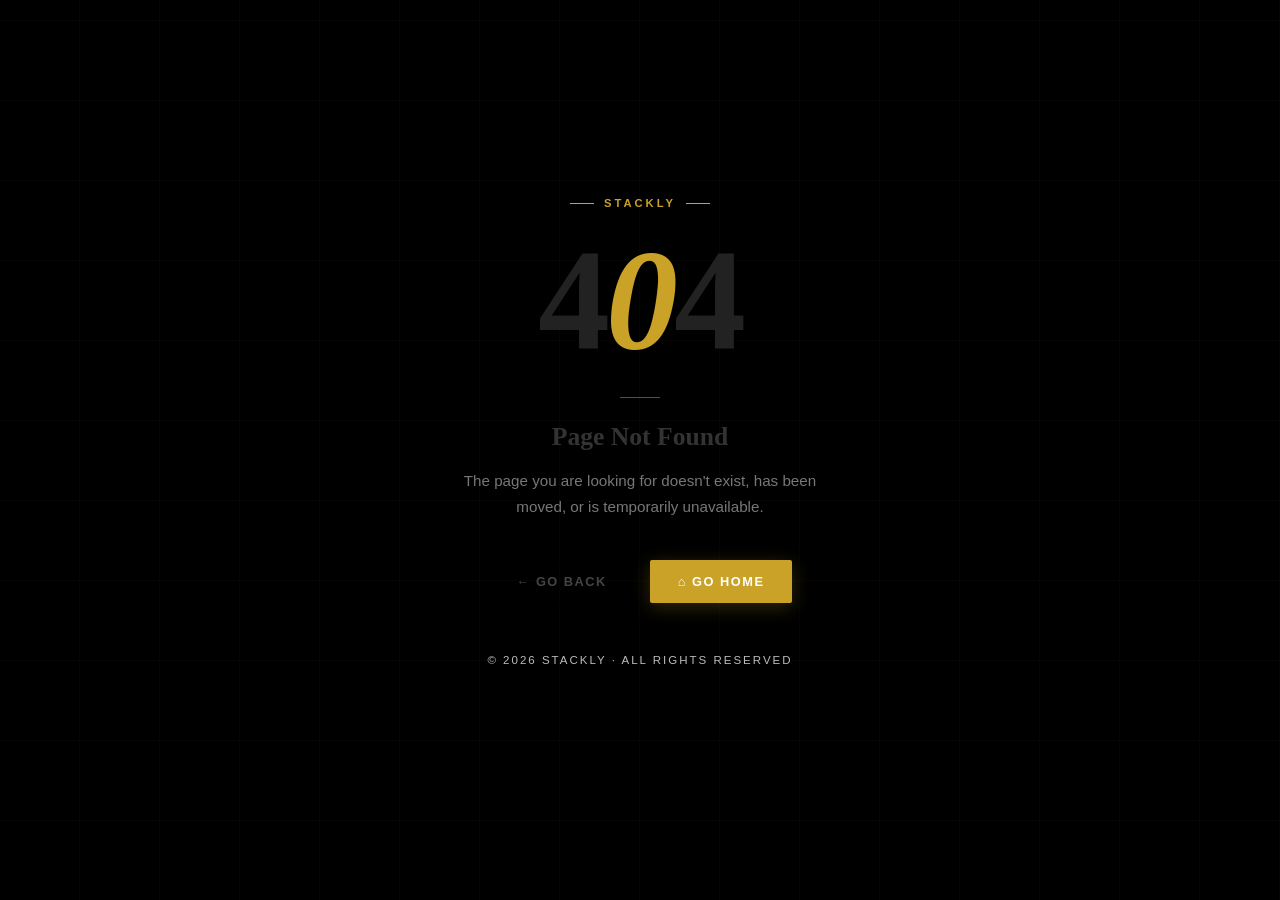
<file: 404page.html>
<!DOCTYPE html>
<html lang="en">
<head>
<script>
(function(){
  var h = window.location.hash;
  if(h && h.indexOf('#scroll=') === 0){
    var y = parseInt(h.replace('#scroll=',''), 10);
    if(!isNaN(y)){
      history.replaceState(null, '', window.location.pathname + window.location.search);
      window.addEventListener('load', function(){
        setTimeout(function(){ window.scrollTo({top:y, behavior:'instant'}); }, 50);
      });
    }
  }
  document.addEventListener('click', function(e){
    var link = e.target.closest('a[href]');
    if(!link) return;
    var href = link.getAttribute('href');
    if(href && href.indexOf('404page') !== -1){
      var sy = window.scrollY || window.pageYOffset;
      var base = window.location.href.split('#')[0];
      sessionStorage.setItem('stackly_ref', sy > 100 ? base + '#scroll=' + sy : base);
    }
  });
  window.goTo404 = function(){
    var sy = window.scrollY || window.pageYOffset;
    var base = window.location.href.split('#')[0];
    sessionStorage.setItem('stackly_ref', sy > 100 ? base + '#scroll=' + sy : base);
    window.location.href = './404page.html';
  };
})();
</script>
  <meta charset="UTF-8">
  <meta name="viewport" content="width=device-width, initial-scale=1.0">
  <title>404 - Page Not Found | Stackly</title>
  <style>
    *, *::before, *::after { margin: 0; padding: 0; box-sizing: border-box; }
    :root {
      --gold:       #c9a227;
      --gold-light: #e8c55a;
      --gold-dark:  #9a7a1a;
    }
    html { scroll-behavior: smooth; }
    body {
      background: black;
      color: #222;
      font-family: 'Lato', Arial, sans-serif;
      min-height: 100vh;
      display: flex;
      align-items: center;
      justify-content: center;
      overflow: hidden;
      position: relative;
    }
    body::before {
      content: '';
      position: fixed;
      inset: 0;
      background-image:
        repeating-linear-gradient(0deg, transparent, transparent 79px, rgba(201,162,39,.06) 80px),
        repeating-linear-gradient(90deg, transparent, transparent 79px, rgba(201,162,39,.06) 80px);
      pointer-events: none;
      z-index: 0;
    }
    .container {
      position: relative;
      z-index: 1;
      text-align: center;
      padding: 40px 24px;
      max-width: 560px;
      width: 100%;
      animation: fadeUp .8s .2s both;
    }
    .label {
      display: inline-flex;
      align-items: center;
      gap: 10px;
      font-size: .7rem;
      letter-spacing: 3px;
      text-transform: uppercase;
      color: var(--gold);
      font-weight: 700;
      margin-bottom: 20px;
    }
    .label::before, .label::after {
      content: '';
      width: 24px;
      height: 1px;
      background: var(--gold);
      flex-shrink: 0;
    }
    h1 {
      font-family: 'Playfair Display', Georgia, serif;
      font-size: clamp(5rem, 18vw, 9rem);
      font-weight: 700;
      line-height: 1;
      color: #222;
      letter-spacing: -4px;
      margin-bottom: 8px;
    }
    h1 span { color: var(--gold); font-style: italic; }
    h2 {
      font-family: 'Playfair Display', Georgia, serif;
      font-size: clamp(1.2rem, 4vw, 1.6rem);
      font-weight: 600;
      color: #333;
      margin-bottom: 16px;
    }
    p {
      color: #777;
      font-size: .95rem;
      line-height: 1.7;
      font-weight: 300;
      margin-bottom: 40px;
      max-width: 400px;
      margin-left: auto;
      margin-right: auto;
    }
    .divider {
      width: 40px;
      height: 1px;
      background: var(--gold);
      margin: 24px auto;
      opacity: .5;
    }
    .btn-group {
      display: flex;
      gap: 14px;
      justify-content: center;
      flex-wrap: wrap;
    }
    .btn-primary {
      padding: 13px 28px;
      background: var(--gold);
      color: #fff;
      border: none;
      font-family: 'Lato', sans-serif;
      font-weight: 700;
      font-size: .8rem;
      letter-spacing: 1.5px;
      text-transform: uppercase;
      cursor: pointer;
      border-radius: 2px;
      text-decoration: none;
      display: inline-flex;
      align-items: center;
      gap: 8px;
      box-shadow: 0 4px 18px rgba(201,162,39,.25);
      transition: background .3s, transform .2s, box-shadow .3s;
    }
    .btn-primary:hover {
      background: var(--gold-light);
      transform: translateY(-2px);
      box-shadow: 0 8px 28px rgba(201,162,39,.35);
    }
    .btn-ghost {
      padding: 13px 28px;
      background: transparent;
      color: #444;
      border: 1.5px solid rgba(0,0,0,.18);
      font-family: 'Lato', sans-serif;
      font-weight: 700;
      font-size: .8rem;
      letter-spacing: 1.5px;
      text-transform: uppercase;
      cursor: pointer;
      border-radius: 2px;
      text-decoration: none;
      display: inline-flex;
      align-items: center;
      gap: 8px;
      transition: border-color .3s, color .3s, transform .2s, background .3s;
    }
    .btn-ghost:hover {
      border-color: var(--gold);
      color: var(--gold);
      background: rgba(201,162,39,.05);
      transform: translateY(-2px);
    }
    .footer-note {
      margin-top: 48px;
      font-size: .72rem;
      letter-spacing: 2px;
      text-transform: uppercase;
      color: #bbb;
      font-weight: 400;
    }
    @keyframes fadeUp {
      from { opacity: 0; transform: translateY(30px); }
      to   { opacity: 1; transform: translateY(0); }
    }
    @media (max-width: 480px) {
      h1 { letter-spacing: -2px; }
      .btn-group { flex-direction: column; align-items: center; }
      .btn-primary, .btn-ghost { width: 100%; justify-content: center; }
    }
  </style>
<script src="main.js" defer></script>
</head>
<body>
  <div class="container">
    <div class="label">Stackly</div>
    <h1>4<span>0</span>4</h1>
    <div class="divider"></div>
    <h2>Page Not Found</h2>
    <p>The page you are looking for doesn't exist, has been moved, or is temporarily unavailable.</p>
    <div class="btn-group">
      <button onclick="goBack()" class="btn-ghost">&#8592; Go Back</button>
      <a href="./index.html" class="btn-primary">&#8962; Go Home</a>
    </div>
    <p class="footer-note">&copy; 2026 Stackly &middot; All Rights Reserved</p>
  </div>

  <script>
    function goBack() {
      /* Reads the exact URL saved by main.js before any 404 navigation.
         The URL may contain #scroll=Y to restore vertical scroll position. */
var referrer = sessionStorage.getItem('stackly_ref');
if (referrer) {
  sessionStorage.removeItem('stackly_ref');
  window.location.href = referrer;
      } else if (document.referrer && document.referrer !== window.location.href) {
        window.location.href = document.referrer;
      } else {
        window.location.href = './index.html';
      }
    }
  </script>
</body>
</html>
</file>
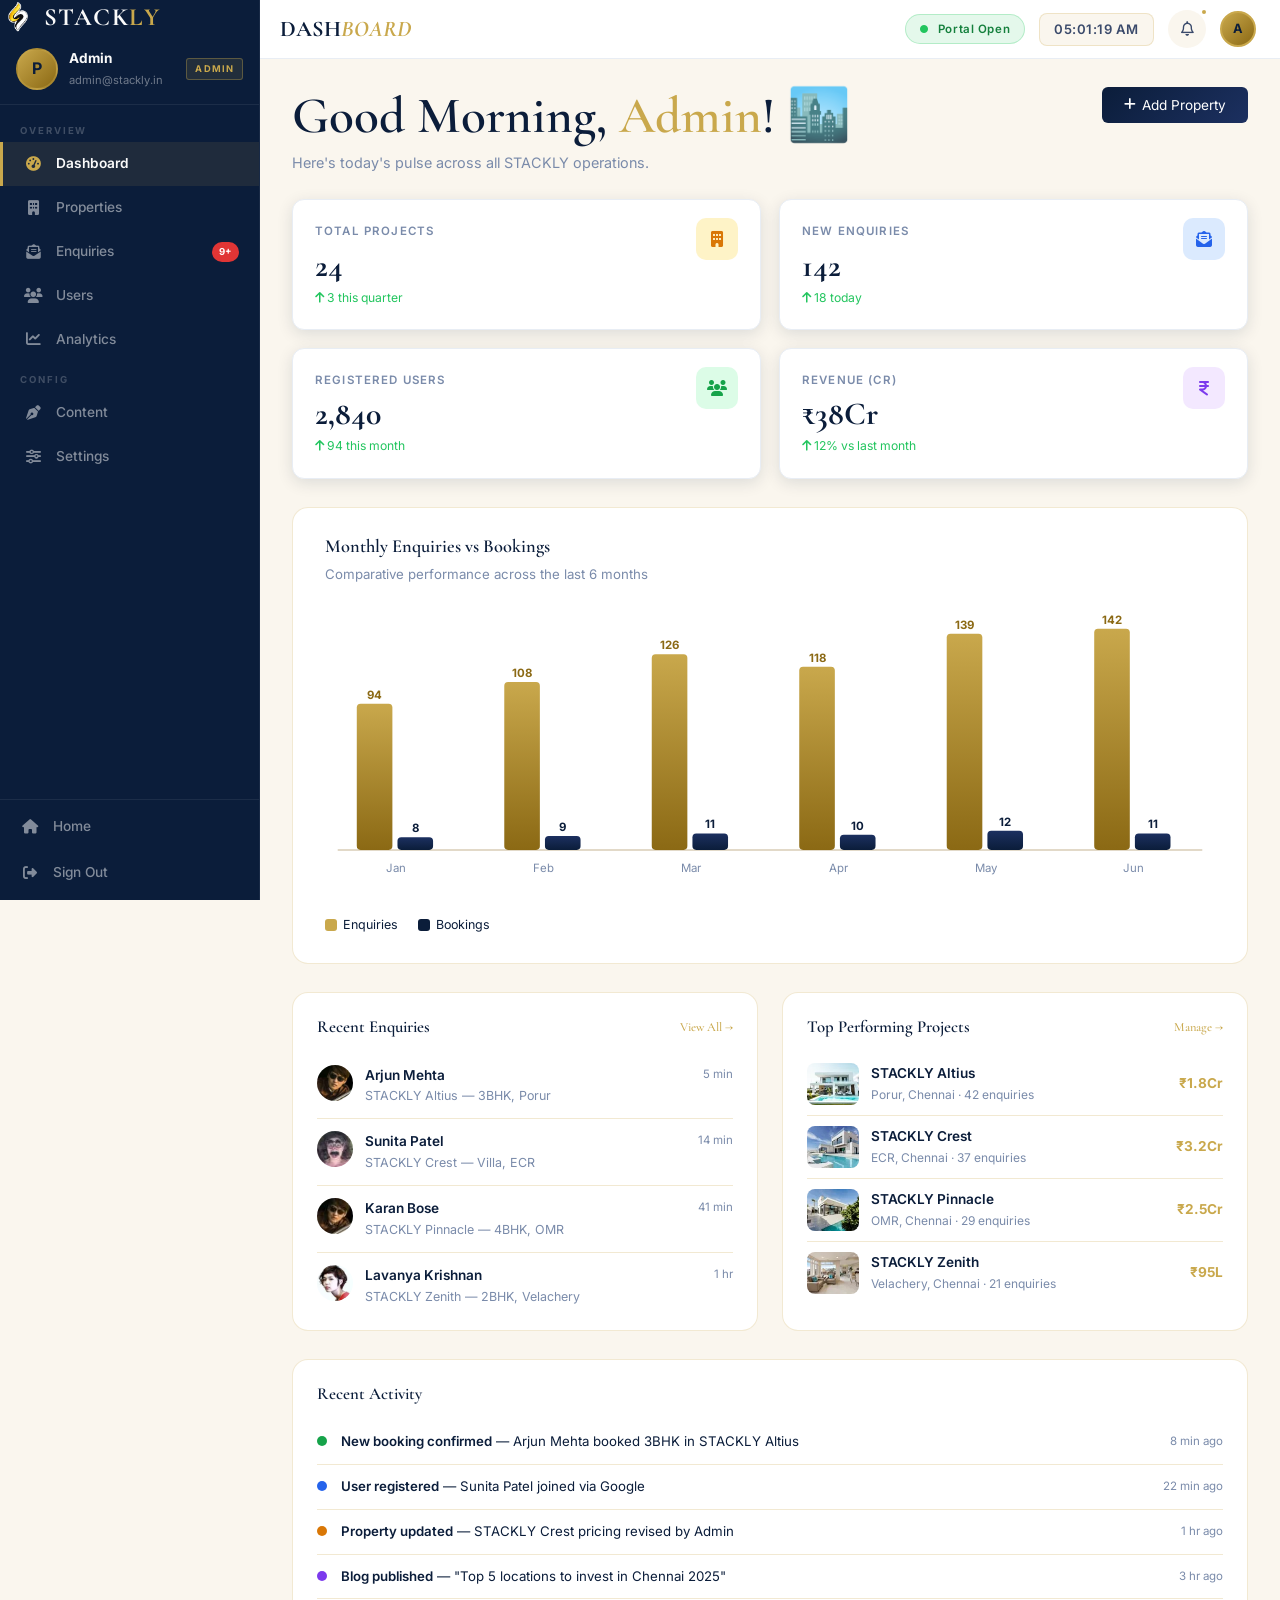
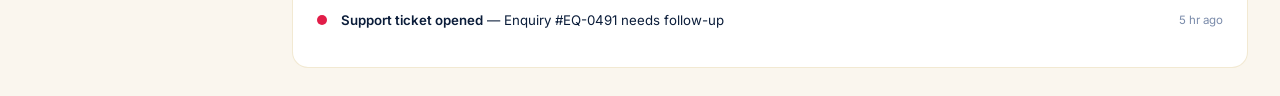
<file: dashboard-admin.html>
<!DOCTYPE html>
<html lang="en">
<head>
<script>
/* STACKLY — 404 referrer tracker (runs immediately, before defer scripts) */
(function(){
  var h = window.location.hash;
  if(h && h.indexOf('#scroll=') === 0){
    var y = parseInt(h.replace('#scroll=',''), 10);
    if(!isNaN(y)){
      history.replaceState(null, '', window.location.pathname + window.location.search);
      window.addEventListener('load', function(){
        setTimeout(function(){ window.scrollTo({top:y, behavior:'instant'}); }, 50);
      });
    }
  }
  document.addEventListener('click', function(e){
    var link = e.target.closest('a[href]');
    if(!link) return;
    var href = link.getAttribute('href');
    if(href && href.indexOf('404page') !== -1){
      var sy = window.scrollY || window.pageYOffset;
      var base = window.location.href.split('#')[0];
      sessionStorage.setItem('stackly_ref', sy > 100 ? base + '#scroll=' + sy : base);
    }
  });
  window.goTo404 = function(){
    var sy = window.scrollY || window.pageYOffset;
    var base = window.location.href.split('#')[0];
    sessionStorage.setItem('stackly_ref', sy > 100 ? base + '#scroll=' + sy : base);
    window.location.href = './404page.html';
  };
})();
</script>
<meta charset="UTF-8">
<meta name="viewport" content="width=device-width,initial-scale=1.0">
<title>Admin Dashboard — STACKLY</title>
<link rel="stylesheet" href="styles.css">
<link rel="stylesheet" href="https://cdnjs.cloudflare.com/ajax/libs/font-awesome/6.5.0/css/all.min.css">
<link href="https://fonts.googleapis.com/css2?family=Cormorant+Garamond:wght@400;500;600;700&family=Inter:wght@300;400;500;600;700&family=Playfair+Display:wght@400;600;700&display=swap" rel="stylesheet">
<style>
/* Admin-dashboard page-specific styles only — layout/responsive in styles.css */

/* ── Chart area ── */
.chart-area { background:var(--white); border-radius:16px; border:1px solid var(--border); padding:28px 32px; margin-bottom:28px; overflow-x:auto; }
.chart-area h4 { font-family:var(--font-display); font-size:1.15rem; color:var(--navy); margin-bottom:6px; }
.chart-area p  { font-size:.83rem; color:var(--text-muted); margin-bottom:16px; }

/* ── Secondary stat cards ── */
.line-stats { display:grid; grid-template-columns:repeat(auto-fit,minmax(160px,1fr)); gap:16px; margin-bottom:28px; }
.line-stat-card { background:var(--white); border:1px solid var(--border); border-radius:14px; padding:20px 22px; display:flex; align-items:center; gap:16px; }
.line-stat-icon { width:44px; height:44px; border-radius:12px; display:flex; align-items:center; justify-content:center; font-size:1.1rem; flex-shrink:0; }
.line-stat-info .num { font-size:1.5rem; font-weight:700; color:var(--navy); line-height:1; }
.line-stat-info .lbl { font-size:.78rem; color:var(--text-muted); margin-top:2px; }
.line-stat-info .chg { font-size:.72rem; font-weight:600; margin-top:4px; }
.chg.up { color:#16A34A; } .chg.dn { color:#DC2626; }

/* ── Recent grid (2-col → 1-col) ── */
.recent-grid { display:grid; grid-template-columns:1fr 1fr; gap:24px; margin-bottom:28px; }
.mini-card { background:var(--white); border:1px solid var(--border); border-radius:16px; padding:24px; }
.mini-card h4 { font-family:var(--font-display); font-size:1.05rem; color:var(--navy); margin-bottom:16px; display:flex; align-items:center; justify-content:space-between; }
.mini-card h4 a { font-size:.78rem; color:var(--gold); text-decoration:none; font-weight:500; }
.mini-enquiry { display:flex; align-items:flex-start; gap:12px; padding:12px 0; border-bottom:1px solid var(--border); }
.mini-enquiry:last-child { border-bottom:none; padding-bottom:0; }
.mini-eq-avatar { width:36px; height:36px; border-radius:50%; object-fit:cover; flex-shrink:0; }
.mini-eq-body { flex:1; min-width:0; }
.mini-eq-name { font-size:.85rem; font-weight:600; color:var(--navy); }
.mini-eq-prop { font-size:.78rem; color:var(--text-muted); white-space:nowrap; overflow:hidden; text-overflow:ellipsis; }
.mini-eq-time { font-size:.72rem; color:var(--text-muted); white-space:nowrap; margin-left:8px; }
.prop-row { display:flex; align-items:center; gap:12px; padding:10px 0; border-bottom:1px solid var(--border); }
.prop-row:last-child { border-bottom:none; padding-bottom:0; }
.prop-row img { width:52px; height:42px; border-radius:8px; object-fit:cover; flex-shrink:0; }
.prop-row-info { flex:1; min-width:0; }
.prop-row-name { font-size:.85rem; font-weight:600; color:var(--navy); white-space:nowrap; overflow:hidden; text-overflow:ellipsis; }
.prop-row-meta { font-size:.75rem; color:var(--text-muted); }
.prop-row-price { font-size:.85rem; font-weight:700; color:var(--gold); white-space:nowrap; }
.activity-feed { list-style:none; }
.activity-item { display:flex; align-items:flex-start; gap:14px; padding:12px 0; border-bottom:1px solid var(--border); }
.activity-item:last-child { border-bottom:none; }
.a-dot { width:10px; height:10px; border-radius:50%; flex-shrink:0; margin-top:4px; }
.a-text { font-size:.83rem; line-height:1.5; }
.a-text strong { color:var(--navy); font-weight:600; }
.a-time { font-size:.72rem; color:var(--text-muted); white-space:nowrap; margin-left:auto; }
.user-avatar-sm { width:32px; height:32px; border-radius:50%; object-fit:cover; }
.badge.new { background:#DBEAFE; color:#1D4ED8; }
.badge.open { background:#FEF3C7; color:#92400E; }
.badge.resolved { background:#DCFCE7; color:#15803D; }
.badge.closed { background:#F3F4F6; color:#6B7280; }

/* ── Settings ── */
.settings-grid { display:grid; grid-template-columns:1fr 1fr; gap:24px; }
.settings-section { background:var(--white); border:1px solid var(--border); border-radius:16px; padding:28px; }
.settings-section h4 { font-family:var(--font-display); font-size:1.1rem; color:var(--navy); margin-bottom:20px; padding-bottom:12px; border-bottom:1px solid var(--border); }
.toggle-row { display:flex; align-items:center; justify-content:space-between; padding:10px 0; border-bottom:1px solid var(--border); }
.toggle-row:last-child { border-bottom:none; }
.toggle-row label { font-size:.875rem; color:var(--text-primary); }
.toggle { position:relative; width:44px; height:24px; cursor:pointer; }
.toggle input { opacity:0; width:0; height:0; }
.toggle-slider { position:absolute; inset:0; background:#CBD5E1; border-radius:24px; transition:.3s; }
.toggle-slider:before { content:''; position:absolute; width:18px; height:18px; left:3px; bottom:3px; background:#fff; border-radius:50%; transition:.3s; }
.toggle input:checked+.toggle-slider { background:var(--gold); }
.toggle input:checked+.toggle-slider:before { transform:translateX(20px); }

/* ── Responsive overrides for this page ── */
@media (max-width: 900px) { .recent-grid { grid-template-columns:1fr; } }
@media (max-width: 768px) {
  .chart-area { padding:18px 14px; }
  .line-stats { grid-template-columns:1fr 1fr; }
  .mini-card { padding:18px; }
  .settings-grid { grid-template-columns:1fr; gap:16px; }
  .settings-section { padding:20px; }
}
@media (max-width: 480px) {
  .line-stats { grid-template-columns:1fr; }
  .chart-area { padding:14px 10px; }
  .mini-card { padding:14px; }
  .recent-grid { gap:12px; }
}
@media (min-width: 1025px) {
  .dash-hamburger { display: none; }
}
</style>
<script src="main.js" defer></script>
</head>
<body>
<div class="dash-sidebar-overlay" id="dashOverlay" onclick="closeDashSidebar()"></div>
<div class="dashboard-layout">

  <!-- SIDEBAR -->
  <aside class="sidebar" id="sidebar">

    <!-- Logo row -->
     <a href="index.html" class="nav-logo">
      <img src="./assets/stackly logo.webp" alt="STACKLY" class="sb-logo-img"
           onerror="this.style.display='none'">
      <span class="sb-logo-text">STACK<span>LY</span></span>
    </a>

    <!-- User panel -->
    <div class="sb-user-panel">
      <div class="sb-user-avatar" id="sidebarAvatar">P</div>
      <div class="sb-user-info">
        <div class="sb-user-name" id="sidebarName">Admin</div>
        <div class="sb-user-email" id="sidebarEmail">admin@stackly.in</div>
      </div>
      <span class="sb-role-badge sb-role-admin" id="sidebarRole">ADMIN</span>
    </div>

    <!-- Nav -->
    <nav class="sb-nav">
      <div class="sb-nav-label">Overview</div>
      <div class="sb-nav-item active" data-panel="overview"><i class="fa-solid fa-gauge-high"></i><span>Dashboard</span></div>
      <a href="./404page.html" class="sb-nav-item" data-panel="properties"><i class="fa-solid fa-building"></i><span>Properties</span></a>
      <a href="./404page.html" class="sb-nav-item" data-panel="enquiries"><i class="fa-solid fa-envelope-open-text"></i><span>Enquiries</span><span class="sb-badge">9+</span></a>
      <a href="./404page.html" class="sb-nav-item" data-panel="users"><i class="fa-solid fa-users"></i><span>Users</span></a>
      <a href="./404page.html" class="sb-nav-item" data-panel="analytics"><i class="fa-solid fa-chart-line"></i><span>Analytics</span></a>

      <div class="sb-nav-label">Config</div>
      <a href="./404page.html" class="sb-nav-item" data-panel="content"><i class="fa-solid fa-pen-nib"></i><span>Content</span></a>
      <a href="./404page.html" class="sb-nav-item" data-panel="settings"><i class="fa-solid fa-sliders"></i><span>Settings</span></a>
    </nav>

    <!-- Footer: Home + Sign Out -->
    <div class="sb-footer">
      <a href="index.html" class="sb-footer-btn"><i class="fa-solid fa-house"></i><span>Home</span></a>
  <a href="login.html" class="sb-footer-btn sb-signout"
     onclick="localStorage.removeItem('sl_user');localStorage.removeItem('sl_email');localStorage.removeItem('sl_role');localStorage.removeItem('sl_initials')">
    <i class="fa-solid fa-right-from-bracket"></i><span>Sign Out</span>
  </a>
    </div>

  </aside>

  <!-- MAIN -->
  <main class="dashboard-main">
    <div class="dashboard-topbar">
      <div class="topbar-left">
        <button class="dash-hamburger" id="dashHam" onclick="toggleDashSidebar()" aria-label="Toggle menu">
          <span></span><span></span><span></span>
        </button>
        <div class="topbar-title" id="topbarTitle">DASH<span>BOARD</span></div>
      </div>
      <div class="topbar-actions">
        <div class="topbar-status-pill"><i class="fa-solid fa-circle" style="color:#22C55E;font-size:0.5rem"></i>&nbsp;Portal Open</div>
        <div class="topbar-clock" id="dbClock">--:--:-- --</div>
       <a href="./404page.html"> <div class="topbar-icon-btn" style="position:relative">
          <i class="fa-regular fa-bell"></i>
          <div class="badge-dot"></div>
        </div></a>
        <a href="./404page.html"><div id="topbarAvatar" style="width:36px;height:36px;border-radius:50%;cursor:pointer;border:2px solid var(--gold);background:linear-gradient(135deg,var(--gold),var(--gold-dark));color:var(--navy);display:flex;align-items:center;justify-content:center;font-weight:700;font-size:0.8rem;font-family:var(--font-sans)">P</div></a>
      </div>
    </div>

    <div class="dashboard-content">

      <!-- ══════════ OVERVIEW PANEL ══════════ -->
      <div class="dash-panel active" id="overview">
        <div style="margin-bottom:24px;display:flex;align-items:flex-start;justify-content:space-between;flex-wrap:wrap;gap:12px">
          <div>
            <h2 style="font-family:var(--font-display);color:var(--navy);margin-bottom:4px" id="dashGreeting">Welcome Back! 🏙️</h2>
            <p style="color:var(--text-muted);font-size:.9rem">Here's today's pulse across all STACKLY operations.</p>
          </div>
          <a href="./404page.html"><button class="btn-primary" style="font-size:.85rem;padding:10px 22px"><i class="fa-solid fa-plus" style="margin-right:6px"></i>Add Property</button></a>
        </div>

        <!-- KPI Row -->
        <div class="kpi-grid">
          <div class="kpi-card">
            <div class="kpi-icon" style="background:#FEF3C7;color:#D97706"><i class="fa-solid fa-building"></i></div>
            <div class="kpi-label">Total Projects</div>
            <div class="kpi-value" data-count="24">24</div>
            <div class="kpi-change up"><i class="fa-solid fa-arrow-up"></i> 3 this quarter</div>
          </div>
          <div class="kpi-card">
            <div class="kpi-icon" style="background:#DBEAFE;color:#2563EB"><i class="fa-solid fa-envelope-open-text"></i></div>
            <div class="kpi-label">New Enquiries</div>
            <div class="kpi-value" data-count="142">142</div>
            <div class="kpi-change up"><i class="fa-solid fa-arrow-up"></i> 18 today</div>
          </div>
          <div class="kpi-card">
            <div class="kpi-icon" style="background:#DCFCE7;color:#16A34A"><i class="fa-solid fa-users"></i></div>
            <div class="kpi-label">Registered Users</div>
            <div class="kpi-value" data-count="2840">2,840</div>
            <div class="kpi-change up"><i class="fa-solid fa-arrow-up"></i> 94 this month</div>
          </div>
          <div class="kpi-card">
            <div class="kpi-icon" style="background:#F3E8FF;color:#7C3AED"><i class="fa-solid fa-indian-rupee-sign"></i></div>
            <div class="kpi-label">Revenue (Cr)</div>
            <div class="kpi-value" data-count="38">₹38Cr</div>
            <div class="kpi-change up"><i class="fa-solid fa-arrow-up"></i> 12% vs last month</div>
          </div>
        </div>

    

        <!-- Charts — SVG grouped bar chart -->
        <div class="chart-area">
          <h4>Monthly Enquiries vs Bookings</h4>
          <p>Comparative performance across the last 6 months</p>
          <div style="width:100%;overflow-x:auto">
            <svg id="overviewSVG" viewBox="0 0 700 240" preserveAspectRatio="xMidYMid meet"
                 style="width:100%;min-width:420px;display:block;font-family:var(--font-sans)">
              <!-- GOLD gradient -->
              <defs>
                <linearGradient id="gGold" x1="0" y1="0" x2="0" y2="1">
                  <stop offset="0%" stop-color="#C9A84C"/>
                  <stop offset="100%" stop-color="#8B6914"/>
                </linearGradient>
                <linearGradient id="gNavy" x1="0" y1="0" x2="0" y2="1">
                  <stop offset="0%" stop-color="#1C3060"/>
                  <stop offset="100%" stop-color="#0B1D3A"/>
                </linearGradient>
              </defs>

              <!-- chart area baseline Y=195, top Y=20, usable height=175 -->
              <!-- baseline -->
              <line x1="10" y1="195" x2="690" y2="195" stroke="#E2D9C8" stroke-width="1.5"/>

              <!-- Jan  enq=94→115px  bk=8→10px   colX=32 -->
              <rect class="svg-bar-enq" x="25"  y="80"  width="28" height="115" rx="3" fill="url(#gGold)"/>
              <text x="39"  y="76"  text-anchor="middle" font-size="9" font-weight="700" fill="#8B6914">94</text>
              <rect class="svg-bar-bk"  x="57"  y="185" width="28" height="10"  rx="3" fill="url(#gNavy)"/>
              <text x="71"  y="181" text-anchor="middle" font-size="9" font-weight="700" fill="#0B1D3A">8</text>
              <text x="56"  y="212" text-anchor="middle" font-size="9" fill="#7A8BAA">Jan</text>

              <!-- Feb  enq=108→132px  bk=9→11px   colX=148 -->
              <rect class="svg-bar-enq" x="141" y="63"  width="28" height="132" rx="3" fill="url(#gGold)"/>
              <text x="155" y="59"  text-anchor="middle" font-size="9" font-weight="700" fill="#8B6914">108</text>
              <rect class="svg-bar-bk"  x="173" y="184" width="28" height="11"  rx="3" fill="url(#gNavy)"/>
              <text x="187" y="180" text-anchor="middle" font-size="9" font-weight="700" fill="#0B1D3A">9</text>
              <text x="172" y="212" text-anchor="middle" font-size="9" fill="#7A8BAA">Feb</text>

              <!-- Mar  enq=126→154px  bk=11→13px  colX=264 -->
              <rect class="svg-bar-enq" x="257" y="41"  width="28" height="154" rx="3" fill="url(#gGold)"/>
              <text x="271" y="37"  text-anchor="middle" font-size="9" font-weight="700" fill="#8B6914">126</text>
              <rect class="svg-bar-bk"  x="289" y="182" width="28" height="13"  rx="3" fill="url(#gNavy)"/>
              <text x="303" y="178" text-anchor="middle" font-size="9" font-weight="700" fill="#0B1D3A">11</text>
              <text x="288" y="212" text-anchor="middle" font-size="9" fill="#7A8BAA">Mar</text>

              <!-- Apr  enq=118→144px  bk=10→12px  colX=380 -->
              <rect class="svg-bar-enq" x="373" y="51"  width="28" height="144" rx="3" fill="url(#gGold)"/>
              <text x="387" y="47"  text-anchor="middle" font-size="9" font-weight="700" fill="#8B6914">118</text>
              <rect class="svg-bar-bk"  x="405" y="183" width="28" height="12"  rx="3" fill="url(#gNavy)"/>
              <text x="419" y="179" text-anchor="middle" font-size="9" font-weight="700" fill="#0B1D3A">10</text>
              <text x="404" y="212" text-anchor="middle" font-size="9" fill="#7A8BAA">Apr</text>

              <!-- May  enq=139→170px  bk=12→15px  colX=496 -->
              <rect class="svg-bar-enq" x="489" y="25"  width="28" height="170" rx="3" fill="url(#gGold)"/>
              <text x="503" y="21"  text-anchor="middle" font-size="9" font-weight="700" fill="#8B6914">139</text>
              <rect class="svg-bar-bk"  x="521" y="180" width="28" height="15"  rx="3" fill="url(#gNavy)"/>
              <text x="535" y="176" text-anchor="middle" font-size="9" font-weight="700" fill="#0B1D3A">12</text>
              <text x="520" y="212" text-anchor="middle" font-size="9" fill="#7A8BAA">May</text>

              <!-- Jun  enq=142→174px  bk=11→13px  colX=612 -->
              <rect class="svg-bar-enq" x="605" y="21"  width="28" height="174" rx="3" fill="url(#gGold)"/>
              <text x="619" y="17"  text-anchor="middle" font-size="9" font-weight="700" fill="#8B6914">142</text>
              <rect class="svg-bar-bk"  x="637" y="182" width="28" height="13"  rx="3" fill="url(#gNavy)"/>
              <text x="651" y="178" text-anchor="middle" font-size="9" font-weight="700" fill="#0B1D3A">11</text>
              <text x="636" y="212" text-anchor="middle" font-size="9" fill="#7A8BAA">Jun</text>
            </svg>
          </div>
          <!-- Legend -->
          <div style="display:flex;gap:20px;margin-top:8px">
            <span style="font-size:.78rem;display:flex;align-items:center;gap:6px">
              <span style="width:12px;height:12px;border-radius:3px;background:var(--gold);display:inline-block"></span>Enquiries
            </span>
            <span style="font-size:.78rem;display:flex;align-items:center;gap:6px">
              <span style="width:12px;height:12px;border-radius:3px;background:var(--navy);display:inline-block"></span>Bookings
            </span>
          </div>
        </div>

        <!-- Recent Enquiries + Top Properties -->
        <div class="recent-grid">
          <div class="mini-card">
            <h4>Recent Enquiries <a href="./404page.html" >View All →</a></h4>
            <div class="mini-enquiry">
              <img src="./assets/arun.webp" alt="" class="mini-eq-avatar">
              <div class="mini-eq-body">
                <div class="mini-eq-name">Arjun Mehta</div>
                <div class="mini-eq-prop">STACKLY Altius — 3BHK, Porur</div>
              </div>
              <span class="mini-eq-time">5 min</span>
            </div>
            <div class="mini-enquiry">
              <img src="./assets/deep.webp" alt="" class="mini-eq-avatar">
              <div class="mini-eq-body">
                <div class="mini-eq-name">Sunita Patel</div>
                <div class="mini-eq-prop">STACKLY Crest — Villa, ECR</div>
              </div>
              <span class="mini-eq-time">14 min</span>
            </div>
            <div class="mini-enquiry">
              <img src="./assets/karthik.webp" alt="" class="mini-eq-avatar">
              <div class="mini-eq-body">
                <div class="mini-eq-name">Karan Bose</div>
                <div class="mini-eq-prop">STACKLY Pinnacle — 4BHK, OMR</div>
              </div>
              <span class="mini-eq-time">41 min</span>
            </div>
            <div class="mini-enquiry">
              <img src="./assets/priya.webp" alt="" class="mini-eq-avatar">
              <div class="mini-eq-body">
                <div class="mini-eq-name">Lavanya Krishnan</div>
                <div class="mini-eq-prop">STACKLY Zenith — 2BHK, Velachery</div>
              </div>
              <span class="mini-eq-time">1 hr</span>
            </div>
          </div>

          <div class="mini-card">
            <h4>Top Performing Projects <a href="./404page.html" >Manage →</a></h4>
            <div class="prop-row">
              <img src="./assets/porur.webp" alt="">
              <div class="prop-row-info"><div class="prop-row-name">STACKLY Altius</div><div class="prop-row-meta">Porur, Chennai · 42 enquiries</div></div>
              <div class="prop-row-price">₹1.8Cr</div>
            </div>
            <div class="prop-row">
              <img src="./assets/ecr.webp" alt="">
              <div class="prop-row-info"><div class="prop-row-name">STACKLY Crest</div><div class="prop-row-meta">ECR, Chennai · 37 enquiries</div></div>
              <div class="prop-row-price">₹3.2Cr</div>
            </div>
            <div class="prop-row">
              <img src="./assets/omr.webp" alt="">
              <div class="prop-row-info"><div class="prop-row-name">STACKLY Pinnacle</div><div class="prop-row-meta">OMR, Chennai · 29 enquiries</div></div>
              <div class="prop-row-price">₹2.5Cr</div>
            </div>
            <div class="prop-row">
              <img src="./assets/velacherry.webp" alt="">
              <div class="prop-row-info"><div class="prop-row-name">STACKLY Zenith</div><div class="prop-row-meta">Velachery, Chennai · 21 enquiries</div></div>
              <div class="prop-row-price">₹95L</div>
            </div>
          </div>
        </div>

        <!-- Activity Feed -->
        <div class="mini-card">
          <h4 style="font-family:var(--font-display);font-size:1.05rem;color:var(--navy);margin-bottom:16px">Recent Activity</h4>
          <ul class="activity-feed">
            <li class="activity-item"><div class="a-dot" style="background:#16A34A"></div><div class="a-text"><strong>New booking confirmed</strong> — Arjun Mehta booked 3BHK in STACKLY Altius</div><span class="a-time">8 min ago</span></li>
            <li class="activity-item"><div class="a-dot" style="background:#2563EB"></div><div class="a-text"><strong>User registered</strong> — Sunita Patel joined via Google</div><span class="a-time">22 min ago</span></li>
            <li class="activity-item"><div class="a-dot" style="background:#D97706"></div><div class="a-text"><strong>Property updated</strong> — STACKLY Crest pricing revised by Admin</div><span class="a-time">1 hr ago</span></li>
            <li class="activity-item"><div class="a-dot" style="background:#7C3AED"></div><div class="a-text"><strong>Blog published</strong> — "Top 5 locations to invest in Chennai 2025"</div><span class="a-time">3 hr ago</span></li>
            <li class="activity-item"><div class="a-dot" style="background:#E11D48"></div><div class="a-text"><strong>Support ticket opened</strong> — Enquiry #EQ-0491 needs follow-up</div><span class="a-time">5 hr ago</span></li>
          </ul>
        </div>
      </div>


      
<script>
/* ══════════════════════════════════
   HAMBURGER SIDEBAR TOGGLE
══════════════════════════════════ */
var _sidebarOpen = false;

function toggleDashSidebar() {
  _sidebarOpen = !_sidebarOpen;
  var sidebar  = document.getElementById('sidebar');
  var ham      = document.getElementById('dashHam');
  var overlay  = document.getElementById('dashOverlay');
  if (!sidebar) return;
  if (_sidebarOpen) {
    sidebar.classList.add('open');
    if (ham) ham.classList.add('open');
    if (overlay) overlay.style.display = 'block';
    document.body.style.overflow = window.innerWidth <= 1024 ? 'hidden' : '';
  } else {
    closeDashSidebar();
  }
}

function closeDashSidebar() {
  _sidebarOpen = false;
  var sidebar  = document.getElementById('sidebar');
  var ham      = document.getElementById('dashHam');
  var overlay  = document.getElementById('dashOverlay');
  if (sidebar)  sidebar.classList.remove('open');
  if (ham)      ham.classList.remove('open');
  if (overlay)  overlay.style.display = 'none';
  document.body.style.overflow = '';
}

// On resize: if going back to desktop, ensure sidebar shown & overlay hidden
window.addEventListener('resize', function() {
  if (window.innerWidth > 1024) {
    var overlay = document.getElementById('dashOverlay');
    if (overlay) overlay.style.display = 'none';
    document.body.style.overflow = '';
    _sidebarOpen = false;
    var ham = document.getElementById('dashHam');
    if (ham) ham.classList.remove('open');
  }
});

/* ══════════════════════════════════
   PANEL SWITCHING
══════════════════════════════════ */
function switchPanel(id) {
  document.querySelectorAll('.sb-nav-item[data-panel]').forEach(function(l) {
    l.classList.remove('active');
  });
  document.querySelectorAll('.dash-panel').forEach(function(p) {
    p.classList.remove('active');
  });
  var link  = document.querySelector('.sb-nav-item[data-panel="' + id + '"]');
  var panel = document.getElementById(id);
  if (link)  link.classList.add('active');
  if (panel) panel.classList.add('active');
  // Update topbar title
  var title = document.getElementById('topbarTitle');
  if (title && link) {
    var txt = link.querySelector('span') ? link.querySelector('span').textContent.toUpperCase() : id.toUpperCase();
    // split into first word + rest for DASH/BOARD style
    var words = txt.split(' ');
    if (words.length > 1) {
      title.innerHTML = words[0] + '<span>' + words.slice(1).join(' ') + '</span>';
    } else {
      title.innerHTML = txt;
    }
  }
  // Close sidebar on mobile after navigation
  if (window.innerWidth <= 1024) closeDashSidebar();
  // Re-animate analytics bars when opening that panel
  if (id === 'analytics') setTimeout(animateAcBars, 100);
}

document.querySelectorAll('.sb-nav-item[data-panel]').forEach(function(link) {
  link.addEventListener('click', function() { switchPanel(this.dataset.panel); });
});

/* ══════════════════════════════════
   LIVE CLOCK
══════════════════════════════════ */
function updateDbClock() {
  var now = new Date();
  var h = now.getHours(), m = now.getMinutes(), s = now.getSeconds();
  var ampm = h >= 12 ? 'PM' : 'AM';
  h = h % 12 || 12;
  function pad(n) { return String(n).padStart(2,'0'); }
  var el = document.getElementById('dbClock');
  if (el) el.textContent = pad(h) + ':' + pad(m) + ':' + pad(s) + ' ' + ampm;
}
updateDbClock();
setInterval(updateDbClock, 1000);

/* ══════════════════════════════════
   ANALYTICS BAR ANIMATION
══════════════════════════════════ */
function animateAcBars() {
  var chartH = 148;
  document.querySelectorAll('.ac-bar').forEach(function(b) {
    var pct = parseInt(b.getAttribute('data-h') || '0');
    b.style.height = '0px';
    setTimeout(function() { b.style.height = Math.round((pct/100)*chartH) + 'px'; }, 100);
  });
}
window.addEventListener('load', function() {
  document.querySelectorAll('.bar').forEach(function(b) {
    var h = b.style.height; b.style.height = '0';
    setTimeout(function() { b.style.height = h; }, 200);
  });
  animateAcBars();
});

/* ══════════════════════════════════
   USER PROFILE FROM LOCALSTORAGE
══════════════════════════════════ */
(function initProfile() {
  var user     = localStorage.getItem('sl_user')     || 'Admin';
  var email    = localStorage.getItem('sl_email')    || 'admin@stackly.in';
  var role     = localStorage.getItem('sl_role')     || 'admin';
  var initials = localStorage.getItem('sl_initials') ||
                 user.split(' ').map(function(n){return n[0];}).join('').toUpperCase().slice(0,2) || 'AD';

  // Sidebar user panel


  // Topbar avatar
  var tAvatar = document.getElementById('topbarAvatar');
  if (tAvatar) tAvatar.textContent = initials;

  // Dashboard greeting
  var greet = document.getElementById('dashGreeting');
  if (greet) {
    var firstName = user.split(' ')[0];
    var h = new Date().getHours();
    var tod = h < 12 ? 'Good Morning' : h < 17 ? 'Good Afternoon' : 'Good Evening';
    greet.innerHTML = tod + ', <span style="color:var(--gold)">' + firstName + '</span>! \uD83C\uDFD9\uFE0F';
  }
})();

</script>
</body>
</html>
</file>
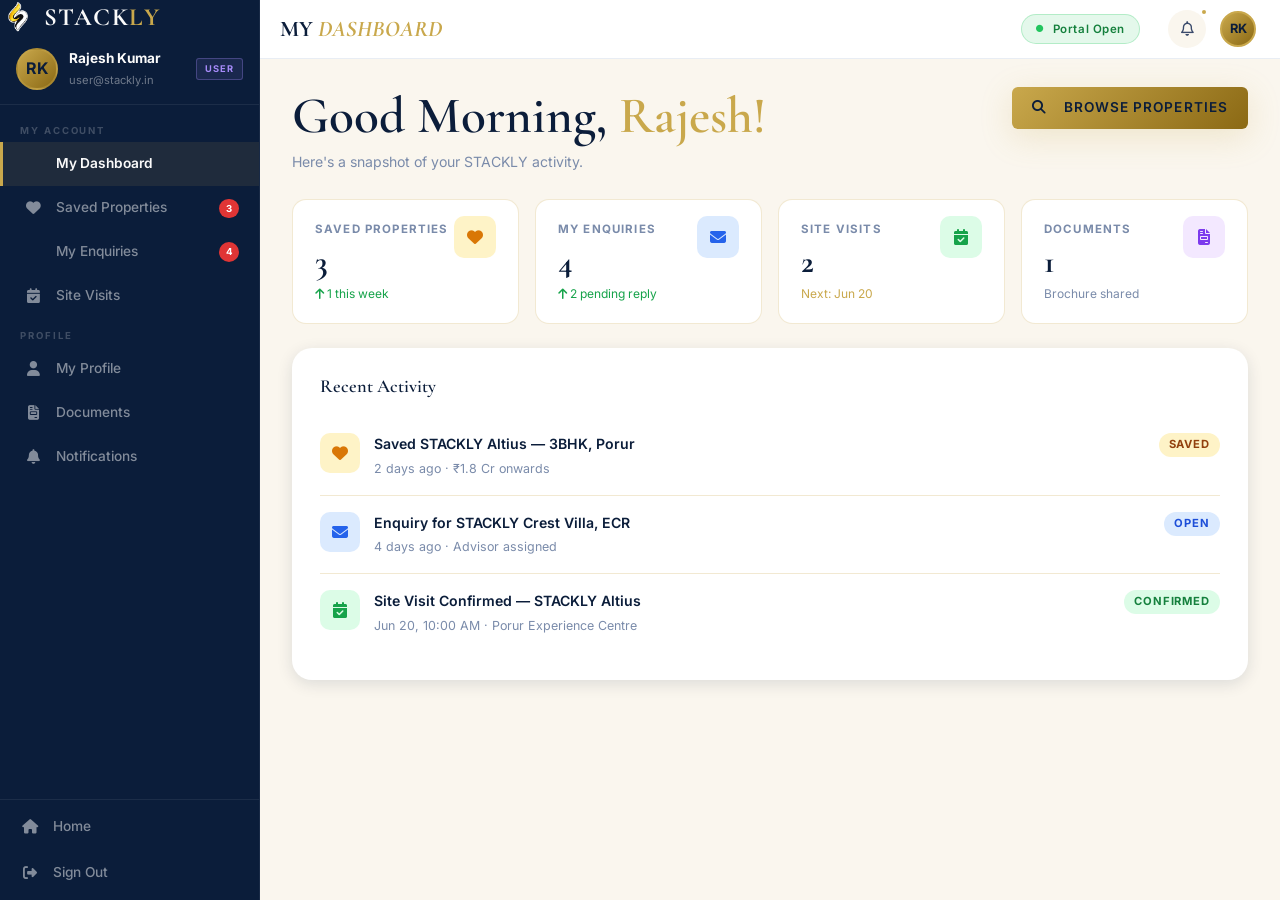
<file: dashboard-user.html>
<!DOCTYPE html>
<html lang="en">
<head>
<script>
/* STACKLY — 404 referrer tracker (runs immediately, before defer scripts) */
(function(){
  var h = window.location.hash;
  if(h && h.indexOf('#scroll=') === 0){
    var y = parseInt(h.replace('#scroll=',''), 10);
    if(!isNaN(y)){
      history.replaceState(null, '', window.location.pathname + window.location.search);
      window.addEventListener('load', function(){
        setTimeout(function(){ window.scrollTo({top:y, behavior:'instant'}); }, 50);
      });
    }
  }
  document.addEventListener('click', function(e){
    var link = e.target.closest('a[href]');
    if(!link) return;
    var href = link.getAttribute('href');
    if(href && href.indexOf('404page') !== -1){
      var sy = window.scrollY || window.pageYOffset;
      var base = window.location.href.split('#')[0];
      sessionStorage.setItem('stackly_ref', sy > 100 ? base + '#scroll=' + sy : base);
    }
  });
  window.goTo404 = function(){
    var sy = window.scrollY || window.pageYOffset;
    var base = window.location.href.split('#')[0];
    sessionStorage.setItem('stackly_ref', sy > 100 ? base + '#scroll=' + sy : base);
    window.location.href = './404page.html';
  };
})();
</script>
<meta charset="UTF-8">
<meta name="viewport" content="width=device-width,initial-scale=1.0">
<title>My Dashboard — STACKLY</title>
<link rel="stylesheet" href="styles.css">
<link rel="stylesheet" href="https://cdnjs.cloudflare.com/ajax/libs/font-awesome/6.5.0/css/all.min.css">
<style>
/* User-dashboard page-specific styles */
.u-kpi-grid{display:grid;grid-template-columns:repeat(4,1fr);gap:16px;margin-bottom:24px}
.u-kpi{background:var(--white);border:1px solid var(--border);border-radius:14px;padding:20px 22px}
.u-kpi-lbl{font-size:.72rem;font-weight:700;letter-spacing:.1em;text-transform:uppercase;color:var(--text-muted);margin-bottom:8px}
.u-kpi-val{font-family:var(--font-display);font-size:2rem;font-weight:700;color:var(--navy);line-height:1}
.u-kpi-chg{font-size:.75rem;margin-top:6px;color:#16A34A}
.saved-grid{display:grid;grid-template-columns:repeat(3,1fr);gap:20px;margin-bottom:24px}
.eq-item{display:flex;align-items:flex-start;gap:14px;padding:16px 0;border-bottom:1px solid var(--border)}
.eq-item:last-child{border-bottom:none}
.eq-icon{width:40px;height:40px;border-radius:10px;display:flex;align-items:center;justify-content:center;font-size:1rem;flex-shrink:0}
.eq-body{flex:1;min-width:0}
.eq-name{font-size:.88rem;font-weight:600;color:var(--navy);margin-bottom:3px}
.eq-detail{font-size:.78rem;color:var(--text-muted)}
.eq-status{font-size:.7rem;font-weight:700;letter-spacing:.08em;text-transform:uppercase;padding:3px 10px;border-radius:20px}
/* Responsive overrides */
@media(max-width:900px){.u-kpi-grid{grid-template-columns:repeat(2,1fr)}.saved-grid{grid-template-columns:repeat(2,1fr)}}
@media(max-width:600px){.u-kpi-grid{grid-template-columns:1fr 1fr;gap:8px}.saved-grid{grid-template-columns:1fr}}
@media(max-width:480px){.u-kpi{padding:14px}.u-kpi-val{font-size:1.6rem}}
@media(max-width:375px){.u-kpi-grid{grid-template-columns:1fr}}
@media (min-width: 1025px) {
  .dash-hamburger { display: none; }
}
</style>
</head>
<body>

<div class="dash-sidebar-overlay" id="dashOverlay" onclick="closeDashSidebar()"></div>
<div class="dashboard-layout">

  <!-- SIDEBAR -->
  <aside class="sidebar" id="sidebar">

    <a href="index.html" class="nav-logo">
      <img src="./assets/stackly logo.webp" alt="STACKLY" class="sb-logo-img"
           onerror="this.style.display='none'">
      <span class="sb-logo-text">STACK<span>LY</span></span>
    </a>

    <div class="sb-user-panel">
      <div class="sb-user-avatar" id="uSidebarAvatar">RK</div>
      <div class="sb-user-info">
        <div class="sb-user-name" id="uSidebarName">Rajesh Kumar</div>
        <div class="sb-user-email" id="uSidebarEmail">user@stackly.in</div>
      </div>
      <span class="sb-role-badge sb-role-user">USER</span>
    </div>

    <nav class="sb-nav">
      <div class="sb-nav-label">My Account</div>
      <div class="sb-nav-item active" data-panel="overview"><i class="fa-solid fa-grid-2"></i><span>My Dashboard</span></div>
      <a href="./404page.html" class="sb-nav-item" data-panel="savedProps"><i class="fa-solid fa-heart"></i><span>Saved Properties</span><span class="sb-badge">3</span></a>
      <a href="./404page.html" class="sb-nav-item" data-panel="enquiries"><i class="fa-solid fa-message-dots"></i><span>My Enquiries</span><span class="sb-badge">4</span></a>
      <a href="./404page.html" class="sb-nav-item" data-panel="visits"><i class="fa-solid fa-calendar-check"></i><span>Site Visits</span></a>
      <div class="sb-nav-label">Profile</div>
      <a href="./404page.html" class="sb-nav-item" data-panel="profile"><i class="fa-solid fa-user"></i><span>My Profile</span></a>
      <a href="./404page.html" class="sb-nav-item" data-panel="docs"><i class="fa-solid fa-file-invoice"></i><span>Documents</span></a>
      <a href="./404page.html" class="sb-nav-item"><i class="fa-solid fa-bell"></i><span>Notifications</span></a>
    </nav>

<div class="sb-footer">
  <a href="index.html" class="sb-footer-btn">
    <i class="fa-solid fa-house"></i><span>Home</span>
  </a>
  <a href="login.html" class="sb-footer-btn sb-signout"
     onclick="localStorage.removeItem('sl_user');localStorage.removeItem('sl_email');localStorage.removeItem('sl_role');localStorage.removeItem('sl_initials')">
    <i class="fa-solid fa-right-from-bracket"></i><span>Sign Out</span>
  </a>
</div>
  </aside>

  <!-- MAIN -->
  <main class="dashboard-main">

    <!-- TOPBAR -->
    <div class="dashboard-topbar">
      <div class="topbar-left">
        <button class="dash-hamburger" id="dashHam" onclick="toggleDashSidebar()" aria-label="Toggle menu">
          <span></span><span></span><span></span>
        </button>
        <div class="topbar-title" id="uTopbarTitle">MY <span>DASHBOARD</span></div>
      </div>
      <div class="topbar-actions">
        <div class="topbar-status-pill"><i class="fa-solid fa-circle" style="color:#22C55E;font-size:0.45rem"></i>&nbsp;Portal Open</div>
       <a href="./404page.html"> <div class="topbar-icon-btn" style="position:relative">
          <i class="fa-regular fa-bell"></i></a>
          <div class="badge-dot"></div>
        </div>
        <a href="./404page.html"> <div id="uTopbarAvatar" class="topbar-user-avatar">RK</div></a>
      </div>
    </div>

    <!-- CONTENT -->
    <div class="dashboard-content">

      <!-- ══ OVERVIEW ══ -->
      <div class="dash-panel active" id="overview">
        <div style="margin-bottom:24px;display:flex;align-items:flex-start;justify-content:space-between;flex-wrap:wrap;gap:12px">
          <div>
            <h2 style="font-family:var(--font-display);color:var(--navy);margin-bottom:4px" id="dashGreeting">Welcome Back!</h2>
            <p style="color:var(--text-muted);font-size:.88rem">Here's a snapshot of your STACKLY activity.</p>
          </div>
          <a href="./404page.html" class="btn btn-gold" style="font-size:.85rem;padding:10px 20px"><i class="fa-solid fa-magnifying-glass" style="margin-right:6px"></i>Browse Properties</a>
        </div>

        <div class="u-kpi-grid">
          <div class="u-kpi">
            <div class="kpi-icon" style="background:#FEF3C7;color:#D97706"><i class="fa-solid fa-heart"></i></div>
            <div class="u-kpi-lbl">Saved Properties</div>
            <div class="u-kpi-val">3</div>
            <div class="u-kpi-chg"><i class="fa-solid fa-arrow-up"></i> 1 this week</div>
          </div>
          <div class="u-kpi">
            <div class="kpi-icon" style="background:#DBEAFE;color:#2563EB"><i class="fa-solid fa-envelope"></i></div>
            <div class="u-kpi-lbl">My Enquiries</div>
            <div class="u-kpi-val">4</div>
            <div class="u-kpi-chg"><i class="fa-solid fa-arrow-up"></i> 2 pending reply</div>
          </div>
          <div class="u-kpi">
            <div class="kpi-icon" style="background:#DCFCE7;color:#16A34A"><i class="fa-solid fa-calendar-check"></i></div>
            <div class="u-kpi-lbl">Site Visits</div>
            <div class="u-kpi-val">2</div>
            <div class="u-kpi-chg" style="color:var(--gold)">Next: Jun 20</div>
          </div>
          <div class="u-kpi">
            <div class="kpi-icon" style="background:#F3E8FF;color:#7C3AED"><i class="fa-solid fa-file-invoice"></i></div>
            <div class="u-kpi-lbl">Documents</div>
            <div class="u-kpi-val">1</div>
            <div class="u-kpi-chg" style="color:var(--text-muted)">Brochure shared</div>
          </div>
        </div>

        <!-- Recent Activity -->
        <div style="background:var(--white);border-radius:var(--radius-lg);padding:28px;box-shadow:var(--shadow-sm);margin-bottom:24px">
          <h4 style="font-family:var(--font-display);color:var(--navy);margin-bottom:20px;font-size:1.15rem">Recent Activity</h4>
          <div class="eq-item">
            <div class="eq-icon" style="background:#FEF3C7;color:#D97706"><i class="fa-solid fa-heart"></i></div>
            <div class="eq-body">
              <div class="eq-name">Saved STACKLY Altius — 3BHK, Porur</div>
              <div class="eq-detail">2 days ago · ₹1.8 Cr onwards</div>
            </div>
            <span class="eq-status" style="background:#FEF3C7;color:#92400E">Saved</span>
          </div>
          <div class="eq-item">
            <div class="eq-icon" style="background:#DBEAFE;color:#2563EB"><i class="fa-solid fa-envelope"></i></div>
            <div class="eq-body">
              <div class="eq-name">Enquiry for STACKLY Crest Villa, ECR</div>
              <div class="eq-detail">4 days ago · Advisor assigned</div>
            </div>
            <span class="eq-status" style="background:#DBEAFE;color:#1D4ED8">Open</span>
          </div>
          <div class="eq-item">
            <div class="eq-icon" style="background:#DCFCE7;color:#16A34A"><i class="fa-solid fa-calendar-check"></i></div>
            <div class="eq-body">
              <div class="eq-name">Site Visit Confirmed — STACKLY Altius</div>
              <div class="eq-detail">Jun 20, 10:00 AM · Porur Experience Centre</div>
            </div>
            <span class="eq-status" style="background:#DCFCE7;color:#15803D">Confirmed</span>
          </div>
        </div>
      </div>

  

     


    </div><!-- /dashboard-content -->
  </main>
</div><!-- /dashboard-layout -->

<script>
/* Hamburger toggle */
var _sidebarOpen = false;
function toggleDashSidebar() {
  _sidebarOpen = !_sidebarOpen;
  var sidebar = document.getElementById('sidebar');
  var ham = document.getElementById('dashHam');
  var overlay = document.getElementById('dashOverlay');
  if (!sidebar) return;
  if (_sidebarOpen) {
    sidebar.classList.add('open');
    if (ham) ham.classList.add('open');
    if (overlay) overlay.style.display = 'block';
    document.body.style.overflow = window.innerWidth <= 1024 ? 'hidden' : '';
  } else {
    closeDashSidebar();
  }
}
function closeDashSidebar() {
  _sidebarOpen = false;
  var sidebar = document.getElementById('sidebar');
  var ham = document.getElementById('dashHam');
  var overlay = document.getElementById('dashOverlay');
  if (sidebar) sidebar.classList.remove('open');
  if (ham) ham.classList.remove('open');
  if (overlay) overlay.style.display = 'none';
  document.body.style.overflow = '';
}
window.addEventListener('resize', function() {
  if (window.innerWidth > 1024) { closeDashSidebar(); _sidebarOpen = false; }
});

/* Panel switching */
document.querySelectorAll('.sb-nav-item[data-panel]').forEach(function(link) {
  link.addEventListener('click', function() {
    var id = this.dataset.panel;
    document.querySelectorAll('.sb-nav-item[data-panel]').forEach(function(l) { l.classList.remove('active'); });
    document.querySelectorAll('.dash-panel').forEach(function(p) { p.classList.remove('active'); });
    this.classList.add('active');
    var panel = document.getElementById(id);
    if (panel) panel.classList.add('active');
    if (window.innerWidth <= 1024) closeDashSidebar();
  });
});

/* User profile from localStorage */
(function() {
  var user     = localStorage.getItem('sl_user')  || 'Rajesh Kumar';
  var email    = localStorage.getItem('sl_email') || 'user@stackly.in';
  var initials = localStorage.getItem('sl_initials') ||
    user.split(' ').map(function(n){return n[0];}).join('').toUpperCase().slice(0,2) || 'U';

  ['uSidebarAvatar','uTopbarAvatar','uProfileAvatar'].forEach(function(id) {
    var el = document.getElementById(id); if (el) el.textContent = initials;
  });
  var sName = document.getElementById('uSidebarName');  if (sName)  sName.textContent  = user;
  var sEm   = document.getElementById('uSidebarEmail'); if (sEm)    sEm.textContent    = email;

  var greetEl = document.querySelector('#overview h2');
  if (greetEl) {
    var firstName = user.split(' ')[0];
    var h = new Date().getHours();
    var tod = h < 12 ? 'Good Morning' : h < 17 ? 'Good Afternoon' : 'Good Evening';
    greetEl.innerHTML = tod + ', <span style="color:var(--gold)">' + firstName + '!</span>';
  }
  document.querySelectorAll('.profile-user-name').forEach(function(el){ el.textContent = user; });
  document.querySelectorAll('.profile-user-email').forEach(function(el){ el.textContent = email; });
})();
</script>
</body>
</html>
</file>
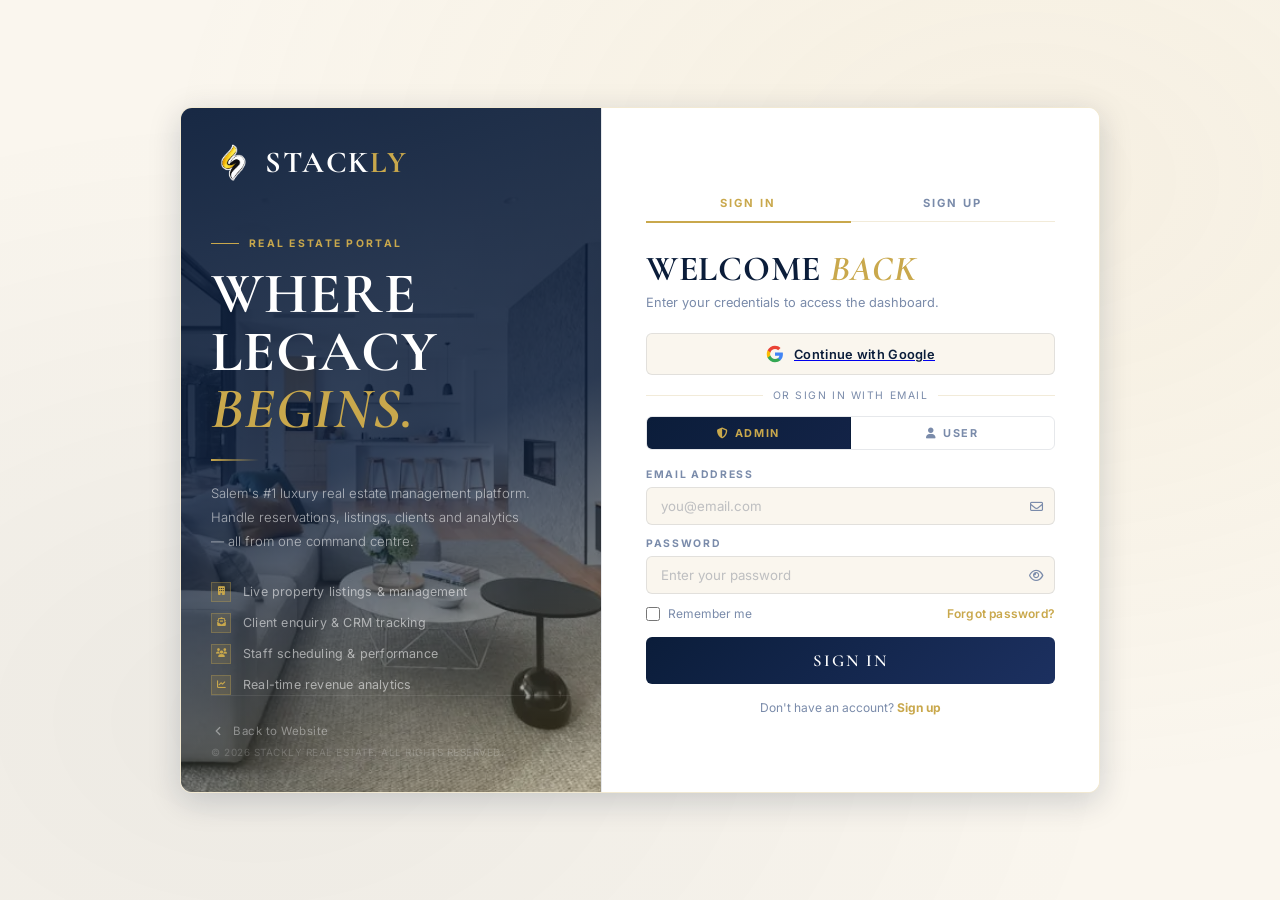
<file: login.html>
<!DOCTYPE html>
<html lang="en">
<head>
<meta charset="UTF-8">
<meta name="viewport" content="width=device-width, initial-scale=1.0">
<title>Login — STACKLY Real Estate</title>
<link rel="preconnect" href="https://fonts.googleapis.com">
<link rel="preconnect" href="https://fonts.gstatic.com" crossorigin>
<link href="https://fonts.googleapis.com/css2?family=Cormorant+Garamond:ital,wght@0,400;0,600;0,700;1,400;1,600&family=Inter:wght@300;400;500;600;700&display=swap" rel="stylesheet">
<link rel="stylesheet" href="https://cdnjs.cloudflare.com/ajax/libs/font-awesome/6.5.0/css/all.min.css">
<style>
/* ══════════════════════════════════════════════════════
   STACKLY REAL ESTATE — LOGIN PAGE
   Gold & Navy Luxury Theme
══════════════════════════════════════════════════════ */
:root {
  --navy:       #0B1D3A;
  --navy-mid:   #132347;
  --navy-light: #1C3060;
  --gold:       #C9A84C;
  --gold-light: #E2C47A;
  --gold-pale:  #F5E8C0;
  --gold-dark:  #8B6914;
  --ivory:      #FAF6EE;
  --ivory-mid:  #F2EBD9;
  --white:      #FFFFFF;
  --text-dark:  #0B1D3A;
  --text-mid:   #3A4A6B;
  --text-muted: #7A8BAA;
  --border:     rgba(201,168,76,0.25);
  --border2:    rgba(11,29,58,0.10);
  --shadow-sm:  0 4px 16px rgba(11,29,58,0.12);
  --shadow-md:  0 8px 32px rgba(11,29,58,0.18);
  --shadow-gold:0 8px 32px rgba(201,168,76,0.22);
  --radius-sm:  6px;
  --radius-md:  12px;
  --font-display:'Cormorant Garamond', Georgia, serif;
  --font-sans:   'Inter', system-ui, sans-serif;
  --transition:  0.3s cubic-bezier(0.25,0.46,0.45,0.94);
}

*, *::before, *::after { margin:0; padding:0; box-sizing:border-box; }
html { scroll-behavior:smooth; height:100%; }
body {
  font-family: var(--font-sans);
  background: var(--ivory);
  color: var(--text-dark);
  min-height: 100vh;
  display: flex;
  align-items: center;
  justify-content: center;
  padding: 40px 20px;
  position: relative;
  overflow-x: hidden;
}

/* Background texture */
body::before {
  content: '';
  position: fixed; inset: 0; z-index: 0;
  background:
    radial-gradient(ellipse at 80% 20%, rgba(201,168,76,0.08) 0%, transparent 60%),
    radial-gradient(ellipse at 20% 80%, rgba(11,29,58,0.06) 0%, transparent 60%);
  pointer-events: none;
}

/* ══ MAIN WRAPPER ══ */
.login-wrap {
  display: grid;
  grid-template-columns: 460px 1fr;
  width: 980px;
  max-width: 96vw;
  min-height: 640px;
  max-height: 96vh;
  background: var(--white);
  border: 1px solid var(--border);
  box-shadow: var(--shadow-md);
  border-radius: var(--radius-md);
  overflow: hidden;
  position: relative;
  z-index: 1;
  animation: slideIn 0.55s cubic-bezier(0.16,1,0.3,1) both;
}
@keyframes slideIn {
  from { opacity:0; transform:translateY(28px) scale(0.97); }
  to   { opacity:1; transform:translateY(0)    scale(1);    }
}

/* ══ LEFT PANEL ══ */
.login-panel {
  position: relative;
  overflow: hidden;
  display: flex;
  flex-direction: column;
  min-height: 640px;
  max-height: 96vh;
}
.panel-bg {
  position: absolute; inset: 0; z-index: 0;
  background: url('./assets/login.webp') center/cover no-repeat;
}
.panel-bg::after {
  content: '';
  position: absolute; inset: 0;
  background: linear-gradient(160deg,
    rgba(11,29,58,0.94) 0%,
    rgba(11,29,58,0.82) 50%,
    rgba(201,168,76,0.25) 100%);
}
.panel-inner {
  position: relative; z-index: 1;
  padding: 38px 36px;
  display: flex;
  flex-direction: column;
  height: 100%;
}

/* Logo */
.panel-logo {
  display: flex; align-items: center; gap: 12px;
  text-decoration: none; margin-bottom: 44px;
}
.panel-logo-img {
  height: 42px; width: auto;
  object-fit: contain; flex-shrink: 0;
}
.panel-logo-text {
  font-family: var(--font-display);
  font-size: 1.9rem; font-weight: 700;
  letter-spacing: 0.05em; line-height: 1;
}
.logo-stack { color: var(--white); }
.logo-ly    { color: var(--gold); }

/* Label eyebrow */
.panel-lbl {
  display: inline-flex; align-items: center; gap: 10px;
  font-size: 0.65rem; font-weight: 700; color: var(--gold);
  letter-spacing: 0.22em; text-transform: uppercase; margin-bottom: 16px;
}
.panel-lbl::before { content:''; width:28px; height:1.5px; background:var(--gold); }

/* Heading */
.panel-h2 {
  font-family: var(--font-display);
  font-size: clamp(2.8rem,4.5vw,3.8rem);
  line-height: 1.0; letter-spacing: 0.02em;
  color: var(--white); margin-bottom: 20px; font-weight: 700;
}
.panel-h2 em { color: var(--gold); font-style: italic; display: block; }

.panel-divider {
  width: 48px; height: 2px;
  background: linear-gradient(90deg, var(--gold), transparent);
  margin-bottom: 20px;
}

.panel-p {
  font-size: 0.82rem; color: rgba(255,255,255,0.6);
  line-height: 1.85; font-weight: 300; margin-bottom: 28px;
  max-width: 320px;
}

/* Feature list */
.panel-features { display:flex; flex-direction:column; gap:11px; }
.pf-item { display:flex; align-items:center; gap:12px; }
.pf-icon {
  width: 20px; height: 20px;
  background: rgba(201,168,76,0.15);
  border: 1px solid rgba(201,168,76,0.3);
  display: flex; align-items:center; justify-content:center;
  font-size: 0.55rem; flex-shrink: 0;
  color: var(--gold);
}
.pf-item span { font-size: 0.78rem; color: rgba(255,255,255,0.55); letter-spacing: 0.2px; }

/* Bottom */
.panel-bottom {
  margin-top: auto; padding-top: 28px;
  border-top: 1px solid rgba(255,255,255,0.08);
  display: flex; flex-direction:column; gap: 8px;
}
.back-link {
  display: inline-flex; align-items:center; gap: 8px;
  color: rgba(255,255,255,0.4); font-size: 0.72rem;
  text-decoration: none; letter-spacing: 0.5px;
  transition: color 0.2s;
}
.back-link:hover { color: var(--gold); }
.back-link svg { width:14px; height:14px; }
.panel-copy { font-size: 0.62rem; color: rgba(255,255,255,0.2); letter-spacing: 0.5px; }

/* Mobile back link */
.mobile-back { display:none; }

/* ══ RIGHT FORM SIDE ══ */
.login-form-side {
  padding: 40px 44px;
  display: flex; flex-direction:column;
  justify-content: center;
  background: var(--white);
  border-left: 1px solid var(--border2);
  overflow-y: auto;
  max-height: 100vh;
  scrollbar-width: thin;
  scrollbar-color: var(--gold) var(--ivory);
}
.login-form-side::-webkit-scrollbar { width: 5px; }
.login-form-side::-webkit-scrollbar-track { background: var(--ivory); }
.login-form-side::-webkit-scrollbar-thumb { background: var(--gold); border-radius: 4px; }
.login-form-side::-webkit-scrollbar-thumb:hover { background: var(--gold-dark); }
/* Sign-up panel: scroll naturally inside form side */
.form-panel { display:none; }
.form-panel.active { display:block; }

/* Auth tabs (Sign In / Sign Up) */
.auth-tabs {
  display: flex;
  border-bottom: 1.5px solid var(--ivory-mid, #F2EBD9);
  margin-bottom: 28px;
  gap: 0;
}
.auth-tab {
  flex: 1; padding: 11px 8px;
  background: transparent; border: none;
  border-bottom: 2.5px solid transparent; margin-bottom: -1.5px;
  font-family: var(--font-sans); font-size: 0.7rem; font-weight: 700;
  color: var(--text-muted); letter-spacing: 0.18em; text-transform: uppercase;
  cursor: pointer; transition: all 0.22s;
}
.auth-tab:hover { color: var(--navy); }
.auth-tab.active { color: var(--gold); border-bottom-color: var(--gold); }


/* Heading */
.form-h2 {
  font-family: var(--font-display);
  font-size: 2.2rem; font-weight: 700;
  color: var(--navy); margin-bottom: 4px; letter-spacing: 0.02em;
  line-height: 1.1;
}
.form-h2 span { color: var(--gold); font-style:italic; }
.form-sub {
  font-size: 0.8rem; color: var(--text-muted);
  margin-bottom: 20px; font-weight: 400; line-height: 1.6;
}

/* Google btn */
.google-btn {
  width: 100%; background: var(--ivory);
  color: var(--text-dark); border: 1.5px solid var(--border2);
  padding: 11px; font-size: 0.8rem; font-weight: 600;
  font-family: var(--font-sans); letter-spacing: 0.3px; cursor: pointer;
  display: flex; align-items:center; justify-content:center; gap: 10px;
  border-radius: var(--radius-sm); transition: all 0.2s;
}
.google-btn:hover { border-color: var(--gold); background: var(--gold-pale); transform: translateY(-1px); }
.google-icon { width:18px; height:18px; }

/* Divider */
.divider {
  display: flex; align-items:center; gap: 10px;
  margin: 14px 0;
}
.divider::before, .divider::after { content:''; flex:1; height:1px; background: var(--ivory-mid, #F2EBD9); }
.divider span { font-size: 0.65rem; color: var(--text-muted); letter-spacing: 0.15em; text-transform:uppercase; white-space:nowrap; }

/* Role tabs (Admin / User) */
.role-tabs {
  display: flex; margin-bottom: 18px;
  border: 1.5px solid var(--border2); border-radius: var(--radius-sm); overflow:hidden;
}
.role-tab {
  flex: 1; padding: 9px 8px;
  font-family: var(--font-sans); font-size: 0.68rem; font-weight: 700;
  letter-spacing: 0.16em; text-transform: uppercase;
  color: var(--text-muted); background: transparent;
  border: none; cursor: pointer; transition: all 0.22s;
}
.role-tab:first-child { border-right: 1.5px solid var(--border2); }
.role-tab.active {
  background: linear-gradient(135deg, var(--navy) 0%, var(--navy-mid) 100%);
  color: var(--gold);
}

/* Form groups */
.form-group { margin-bottom: 12px; }
.form-group label {
  display: block; font-size: 0.65rem; font-weight: 700;
  color: var(--text-muted); margin-bottom: 6px;
  letter-spacing: 0.16em; text-transform: uppercase;
}
.input-wrap { position: relative; }
.input-wrap input {
  width: 100%;
  background: var(--ivory);
  border: 1.5px solid var(--border2);
  border-radius: var(--radius-sm);
  padding: 10px 38px 10px 14px;
  font-size: 0.83rem; font-family: var(--font-sans);
  color: var(--text-dark); outline: none;
  transition: border-color 0.2s, box-shadow 0.2s;
}
.input-wrap input::placeholder { color: rgba(11,29,58,0.25); }
.input-wrap input:focus {
  border-color: var(--gold);
  box-shadow: 0 0 0 3px rgba(201,168,76,0.12);
  background: var(--white);
}
.input-icon {
  position: absolute; right: 12px; top: 50%; transform: translateY(-50%);
  color: var(--text-muted); font-size: 0.8rem; pointer-events: none;
}
.toggle-pw { pointer-events: all; cursor: pointer; transition: color 0.2s; }
.toggle-pw:hover { color: var(--gold); }

/* Name row */
.name-row { display: grid; grid-template-columns: 1fr 1fr; gap: 12px; }

/* Remember / forgot */
.form-row-inline {
  display: flex; justify-content:space-between; align-items:center;
  margin-bottom: 16px;
}
.remember {
  display: flex; align-items:center; gap: 8px;
  font-size: 0.75rem; color: var(--text-muted); cursor: pointer; user-select:none;
}
.remember input { accent-color: var(--gold); width:14px; height:14px; }
.forgot { font-size: 0.75rem; color: var(--gold); font-weight: 600; text-decoration:none; letter-spacing:0.2px; }
.forgot:hover { color: var(--gold-dark); text-decoration: underline; }

/* Error / success */
.error-msg {
  background: rgba(220,38,38,0.06); border: 1px solid rgba(220,38,38,0.2);
  color: #DC2626; font-size: 0.72rem; padding: 9px 12px;
  border-radius: var(--radius-sm); margin-bottom: 12px;
  display: none; align-items:center; gap: 8px; letter-spacing: 0.2px;
}
.error-msg.show { display:flex; animation: shake 0.4s ease; }
@keyframes shake {
  0%,100%{transform:translateX(0)} 20%{transform:translateX(-5px)} 40%{transform:translateX(5px)} 60%{transform:translateX(-3px)} 80%{transform:translateX(3px)}
}
.success-box {
  background: rgba(22,163,74,0.07); border: 1px solid rgba(22,163,74,0.25);
  color: #15803D; font-size: 0.72rem; padding: 9px 12px;
  border-radius: var(--radius-sm);
  display: none; align-items:center; gap: 8px; margin-bottom: 12px;
}
.success-box.show { display:flex; }

/* Submit button */
.submit-btn {
  width: 100%;
  background: linear-gradient(135deg, var(--navy) 0%, var(--navy-light) 100%);
  color: var(--white); border: none;
  padding: 13px; border-radius: var(--radius-sm);
  font-family: var(--font-display); font-size: 1.05rem;
  font-weight: 600; letter-spacing: 0.12em; text-transform: uppercase;
  cursor: pointer; transition: all 0.22s;
  position: relative; overflow: hidden;
}
.submit-btn:hover { background: linear-gradient(135deg, var(--navy-light) 0%, var(--navy) 100%); transform: translateY(-2px); box-shadow: 0 8px 28px rgba(11,29,58,0.35); }
.submit-btn:active { transform: translateY(0); }
.submit-btn .btn-text { display:block; }
.submit-btn .spinner { display:none; width:16px; height:16px; border:2px solid rgba(255,255,255,0.3); border-top-color:#fff; border-radius:50%; animation:spin 0.7s linear infinite; margin:0 auto; }
.submit-btn.loading .btn-text { display:none; }
.submit-btn.loading .spinner  { display:block; }
@keyframes spin { to { transform:rotate(360deg); } }

/* Password strength */
.strength-meter { display:flex; gap:4px; margin-top:6px; }
.strength-bar { flex:1; height:3px; background: var(--ivory-mid, #F2EBD9); border-radius:2px; transition: background 0.3s; }
.strength-bar.weak   { background: #DC2626; }
.strength-bar.fair   { background: #EA580C; }
.strength-bar.good   { background: #CA8A04; }
.strength-bar.strong { background: #16A34A; }
.strength-label { font-size: 0.62rem; color: var(--text-muted); margin-top:4px; letter-spacing:0.12em; text-transform:uppercase; }

/* Terms */
.terms-check { display:flex; align-items:flex-start; gap:9px; margin-bottom:12px; }
.terms-check input { margin-top:2px; accent-color:var(--gold); flex-shrink:0; }
.terms-check label { font-size: 0.72rem; color: var(--text-muted); line-height: 1.6; cursor:pointer; }
.terms-check a { color: var(--gold); font-weight:600; text-decoration:none; }
.terms-check a:hover { text-decoration:underline; }

/* Switch note */
.switch-note { font-size: 0.75rem; color: var(--text-muted); text-align:center; margin-top: 16px; }
.switch-note a { color: var(--gold); font-weight: 700; cursor:pointer; text-decoration:none; }
.switch-note a:hover { text-decoration:underline; }

/* Toast */
.toast {
  position: fixed; top: 20px; right: 20px; z-index: 9999;
  background: var(--navy); color: var(--white);
  padding: 12px 20px; border-radius: var(--radius-sm);
  border: 1px solid rgba(255,255,255,0.08);
  font-size: 0.78rem; font-family: var(--font-sans); letter-spacing: 0.3px;
  box-shadow: var(--shadow-md);
  transform: translateY(-10px); opacity:0;
  transition: all 0.3s cubic-bezier(0.16,1,0.3,1); pointer-events:none;
}
.toast.show { transform:translateY(0); opacity:1; }
.toast.ok   { border-color: rgba(22,163,74,0.4); background: #0A2010; }

/* ═══════════════════════════════════════════
   RESPONSIVE — LOGIN PAGE
   320px → 1920px
═══════════════════════════════════════════ */

/* 1536px — Large desktops */
@media (max-width:1536px) {
  .login-wrap { width:950px; }
}

/* 1280px — Standard desktop */
@media (max-width:1280px) {
  .login-wrap { grid-template-columns:420px 1fr; width:920px; }
  .panel-inner { padding:34px 30px; }
}

/* 1024px — Small desktop / tablet landscape */
@media (max-width:1024px) {
  .login-wrap { grid-template-columns:360px 1fr; width:94vw; }
  .panel-inner { padding:30px 26px; }
  .login-form-side { padding:36px 32px; }
  .panel-h2 { font-size:2.8rem; }
}

/* 900px — Wide tablet portrait */
@media (max-width:900px) {
  .login-wrap { grid-template-columns:300px 1fr; width:95vw; }
  .panel-inner { padding:28px 22px; }
  .login-form-side { padding:30px 26px; }
  .panel-h2 { font-size:2.4rem; }
}

/* 768px — Tablet portrait: hide left panel */
@media (max-width:768px) {
  body { align-items:flex-start; padding:0; }
  .login-wrap { grid-template-columns:1fr; width:100%; min-height:100vh; border-radius:0; box-shadow:none; border:none; }
  .login-panel { display:none; }
  .login-form-side {
    padding: 44px 32px 36px;
    min-height:100vh;
    justify-content:flex-start;
    border-left:none;
    border-top: 4px solid var(--gold);
  }
  .form-h2 { font-size:1.9rem; }
  .auth-tab { font-size:0.72rem; padding:12px 8px; }
  .google-btn { font-size:0.82rem; padding:12px; }
  .submit-btn { font-size:1rem; padding:14px; }
  .input-wrap input { font-size:0.88rem; padding:12px 40px 12px 14px; }
  .mobile-back { display:inline-flex; align-items:center; gap:8px; align-self:flex-start; margin-top:24px; font-size:0.78rem; color:var(--text-muted); text-decoration:none; }
  .mobile-back:hover { color:var(--gold); }
  .mobile-back svg { width:14px; height:14px; }
}

/* 640px — Large phone */
@media (max-width:640px) {
  .login-form-side { padding:36px 24px 30px; }
  .form-h2 { font-size:1.75rem; }
}

/* 480px — Standard phone */
@media (max-width:480px) {
  .login-form-side { padding:32px 20px 28px; }
  .name-row { grid-template-columns:1fr; gap:0; }
  .form-row-inline { flex-direction:column; align-items:flex-start; gap:10px; margin-bottom:14px; }
  .form-h2 { font-size:1.6rem; }
}

/* 425px — Large phone portrait */
@media (max-width:425px) {
  .login-form-side { padding:28px 18px 24px; }
  .form-h2 { font-size:1.5rem; }
}

/* 375px — iPhone SE */
@media (max-width:375px) {
  .login-form-side { padding:26px 16px 22px; }
  .form-h2 { font-size:1.4rem; }
  .auth-tab { font-size:0.65rem; padding:10px 6px; }
  .input-wrap input { font-size:0.82rem; padding:10px 36px 10px 12px; }
  .submit-btn { font-size:0.95rem; padding:12px; }
  .role-tab { font-size:0.62rem; letter-spacing:0.12em; }
}

/* 320px — Very small phones */
@media (max-width:320px) {
  .login-form-side { padding:22px 14px 20px; }
  .form-h2 { font-size:1.3rem; }
  .google-btn { font-size:0.75rem; padding:10px; }
  .submit-btn { font-size:0.88rem; padding:11px; }
  .name-row { grid-template-columns:1fr; }
}

/* Reduced motion */
@media (prefers-reduced-motion:reduce) {
  .login-wrap { animation:none !important; }
  *, *::before, *::after { animation-duration:.01ms !important; transition-duration:.01ms !important; }
}
</style>
</head>
<body>

<div id="toast" class="toast"></div>

<div class="login-wrap">

  <!-- ═══════════════════ LEFT PANEL ═══════════════════ -->
  <div class="login-panel">
    <div class="panel-bg"></div>
    <div class="panel-inner">

      <!-- Logo: image + STACKLY text -->
      <a href="index.html" class="panel-logo">
        <img src="./assets/stackly logo.webp" alt="STACKLY" class="panel-logo-img"
             onerror="this.style.display='none'">
        <div class="panel-logo-text">
          <span class="logo-stack">STACK</span><span class="logo-ly">LY</span>
        </div>
      </a>

      <div class="panel-body">
        <div class="panel-lbl">Real Estate Portal</div>
        <h2 class="panel-h2">
          WHERE<br>LEGACY<br><em>BEGINS.</em>
        </h2>
        <div class="panel-divider"></div>
        <p class="panel-p">
          Salem's #1 luxury real estate management platform. Handle reservations, listings, clients and analytics — all from one command centre.
        </p>
        <div class="panel-features">
          <div class="pf-item"><div class="pf-icon"><i class="fa-solid fa-building"></i></div><span>Live property listings & management</span></div>
          <div class="pf-item"><div class="pf-icon"><i class="fa-solid fa-envelope-open-text"></i></div><span>Client enquiry & CRM tracking</span></div>
          <div class="pf-item"><div class="pf-icon"><i class="fa-solid fa-users"></i></div><span>Staff scheduling & performance</span></div>
          <div class="pf-item"><div class="pf-icon"><i class="fa-solid fa-chart-line"></i></div><span>Real-time revenue analytics</span></div>
        </div>
      </div>

      <div class="panel-bottom">
        <a href="index.html" class="back-link">
          <svg viewBox="0 0 16 16" fill="none"><path d="M10 12L6 8L10 4" stroke="currentColor" stroke-width="1.5" stroke-linecap="round" stroke-linejoin="round"/></svg>
          Back to Website
        </a>
        <div class="panel-copy">© 2026 STACKLY REAL ESTATE. ALL RIGHTS RESERVED.</div>
      </div>
    </div>
  </div>

  <!-- ═══════════════════ RIGHT FORM ═══════════════════ -->
  <div class="login-form-side">

    <!-- Tabs: Sign In / Sign Up -->
    <div class="auth-tabs">
      <button class="auth-tab active" id="tab-signin" onclick="switchAuth('signin')">Sign In</button>
      <button class="auth-tab"        id="tab-signup" onclick="switchAuth('signup')">Sign Up</button>
    </div>

    <!-- ══ SIGN IN PANEL ══ -->
    <div class="form-panel active" id="panel-signin">
      <h2 class="form-h2">WELCOME <span>BACK</span></h2>
      <p class="form-sub">Enter your credentials to access the dashboard.</p>

      <!-- Google -->
      <a href="404page.html">
        <button class="google-btn" type="button">
          <svg class="google-icon" viewBox="0 0 24 24"><path fill="#4285F4" d="M22.56 12.25c0-.78-.07-1.53-.2-2.25H12v4.26h5.92c-.26 1.37-1.04 2.53-2.21 3.31v2.77h3.57c2.08-1.92 3.28-4.74 3.28-8.09z"/><path fill="#34A853" d="M12 23c2.97 0 5.46-.98 7.28-2.66l-3.57-2.77c-.98.66-2.23 1.06-3.71 1.06-2.86 0-5.29-1.93-6.16-4.53H2.18v2.84C3.99 20.53 7.7 23 12 23z"/><path fill="#FBBC05" d="M5.84 14.09c-.22-.66-.35-1.36-.35-2.09s.13-1.43.35-2.09V7.07H2.18C1.43 8.55 1 10.22 1 12s.43 3.45 1.18 4.93l3.66-2.84z"/><path fill="#EA4335" d="M12 5.38c1.62 0 3.06.56 4.21 1.64l3.15-3.15C17.45 2.09 14.97 1 12 1 7.7 1 3.99 3.47 2.18 7.07l3.66 2.84c.87-2.6 3.3-4.53 6.16-4.53z"/></svg>
          Continue with Google
        </button>
      </a>

      <div class="divider"><span>or sign in with email</span></div>

      <!-- Admin / User role tabs -->
      <div class="role-tabs">
        <button class="role-tab active" id="role-admin" onclick="setRole(this,'admin')">
          <i class="fa-solid fa-shield-halved" style="margin-right:5px"></i>Admin
        </button>
        <button class="role-tab" id="role-user" onclick="setRole(this,'user')">
          <i class="fa-solid fa-user" style="margin-right:5px"></i>User
        </button>
      </div>

      <!-- Error -->
      <div class="error-msg" id="signin-error">
        <i class="fa-solid fa-triangle-exclamation"></i>
        <span id="signin-error-text"></span>
      </div>

      <!-- Email -->
      <div class="form-group">
        <label>Email Address</label>
        <div class="input-wrap">
          <input type="email" id="si-email" placeholder="you@email.com" autocomplete="email">
          <span class="input-icon"><i class="fa-regular fa-envelope"></i></span>
        </div>
      </div>

      <!-- Password -->
      <div class="form-group">
        <label>Password</label>
        <div class="input-wrap">
          <input type="password" id="si-password" placeholder="Enter your password" autocomplete="current-password">
          <span class="input-icon toggle-pw" id="si-pw-toggle"><i class="fa-regular fa-eye"></i></span>
        </div>
      </div>

      <!-- Remember + Forgot -->
      <div class="form-row-inline">
        <label class="remember">
          <input type="checkbox" id="si-remember"> Remember me
        </label>
        <a href="404page.html" class="forgot">Forgot password?</a>
      </div>

      <!-- Submit -->
      <button class="submit-btn" id="signin-btn" onclick="doSignIn()">
        <span class="btn-text">Sign In</span>
        <div class="spinner"></div>
      </button>

      <div class="switch-note">Don't have an account? <a onclick="switchAuth('signup')">Sign up</a></div>
    </div><!-- /panel-signin -->

    <!-- ══ SIGN UP PANEL ══ -->
    <div class="form-panel" id="panel-signup">
      <h2 class="form-h2">JOIN THE <span>TEAM</span></h2>
      <p class="form-sub">Create your STACKLY account and start managing.</p>

      <!-- Google -->
      <a href="404page.html">
        <button class="google-btn" type="button">
          <svg class="google-icon" viewBox="0 0 24 24"><path fill="#4285F4" d="M22.56 12.25c0-.78-.07-1.53-.2-2.25H12v4.26h5.92c-.26 1.37-1.04 2.53-2.21 3.31v2.77h3.57c2.08-1.92 3.28-4.74 3.28-8.09z"/><path fill="#34A853" d="M12 23c2.97 0 5.46-.98 7.28-2.66l-3.57-2.77c-.98.66-2.23 1.06-3.71 1.06-2.86 0-5.29-1.93-6.16-4.53H2.18v2.84C3.99 20.53 7.7 23 12 23z"/><path fill="#FBBC05" d="M5.84 14.09c-.22-.66-.35-1.36-.35-2.09s.13-1.43.35-2.09V7.07H2.18C1.43 8.55 1 10.22 1 12s.43 3.45 1.18 4.93l3.66-2.84z"/><path fill="#EA4335" d="M12 5.38c1.62 0 3.06.56 4.21 1.64l3.15-3.15C17.45 2.09 14.97 1 12 1 7.7 1 3.99 3.47 2.18 7.07l3.66 2.84c.87-2.6 3.3-4.53 6.16-4.53z"/></svg>
          Continue with Google
        </button>
      </a>

      <div class="divider"><span>or sign up with email</span></div>

      <!-- Error / Success -->
      <div class="error-msg" id="signup-error">
        <i class="fa-solid fa-triangle-exclamation"></i>
        <span id="signup-error-text"></span>
      </div>
      <div class="success-box" id="signup-success">
        <i class="fa-solid fa-circle-check"></i>
        <span>Account created! Redirecting to dashboard…</span>
      </div>

      <!-- Name row -->
      <div class="name-row">
        <div class="form-group">
          <label>First Name</label>
          <div class="input-wrap">
            <input type="text" id="su-fname" placeholder="First name" autocomplete="given-name">
          </div>
        </div>
        <div class="form-group">
          <label>Last Name</label>
          <div class="input-wrap">
            <input type="text" id="su-lname" placeholder="Last name" autocomplete="family-name">
          </div>
        </div>
      </div>

      <!-- Email -->
      <div class="form-group">
        <label>Email Address</label>
        <div class="input-wrap">
          <input type="email" id="su-email" placeholder="your@email.com" autocomplete="email">
          <span class="input-icon"><i class="fa-regular fa-envelope"></i></span>
        </div>
      </div>

      <!-- Phone -->
      <div class="form-group">
        <label>Phone Number</label>
        <div class="input-wrap">
          <input type="tel" id="su-phone" placeholder="+91 98400 00000" autocomplete="tel">
          <span class="input-icon"><i class="fa-solid fa-phone"></i></span>
        </div>
      </div>

      <!-- Password -->
      <div class="form-group">
        <label>Password</label>
        <div class="input-wrap">
          <input type="password" id="su-password" placeholder="Create a strong password" autocomplete="new-password" oninput="checkStrength(this.value)">
          <span class="input-icon toggle-pw" id="su-pw-toggle"><i class="fa-regular fa-eye"></i></span>
        </div>
        <div class="strength-meter">
          <div class="strength-bar" id="sb1"></div>
          <div class="strength-bar" id="sb2"></div>
          <div class="strength-bar" id="sb3"></div>
          <div class="strength-bar" id="sb4"></div>
        </div>
        <div class="strength-label" id="strength-label"></div>
      </div>

      <!-- Confirm password -->
      <div class="form-group">
        <label>Confirm Password</label>
        <div class="input-wrap">
          <input type="password" id="su-confirm" placeholder="Re-enter your password" autocomplete="new-password">
          <span class="input-icon"><i class="fa-solid fa-lock"></i></span>
        </div>
      </div>

      <!-- Terms -->
      <div class="terms-check">
        <input type="checkbox" id="su-terms">
        <label for="su-terms">I agree to the <a href="404page.html">Terms of Service</a> and <a href="404page.html">Privacy Policy</a></label>
      </div>

      <!-- Submit -->
      <button class="submit-btn" id="signup-btn" onclick="doSignUp()">
        <span class="btn-text">Create Account</span>
        <div class="spinner"></div>
      </button>

      <div class="switch-note">Already have an account? <a onclick="switchAuth('signin')">Sign in</a></div>
    </div><!-- /panel-signup -->

    <!-- Mobile back link (left panel hidden on phones) -->
    <a href="index.html" class="back-link mobile-back">
      <svg viewBox="0 0 16 16" fill="none"><path d="M10 12L6 8L10 4" stroke="currentColor" stroke-width="1.5" stroke-linecap="round" stroke-linejoin="round"/></svg>
      Back to Website
    </a>

  </div><!-- /login-form-side -->
</div><!-- /login-wrap -->

<script>
/* ════════════════════════════════════════
   STATE
════════════════════════════════════════ */
var _activeRole = 'admin';

/* ════════════════════════════════════════
   TAB SWITCHING
════════════════════════════════════════ */
function switchAuth(mode) {
  var isSignin = mode === 'signin';
  document.getElementById('tab-signin').classList.toggle('active',  isSignin);
  document.getElementById('tab-signup').classList.toggle('active', !isSignin);
  document.getElementById('panel-signin').classList.toggle('active',  isSignin);
  document.getElementById('panel-signup').classList.toggle('active', !isSignin);
  hideError('signin-error');
  hideError('signup-error');
}

/* ════════════════════════════════════════
   ROLE TAB (Admin / User)
════════════════════════════════════════ */
function setRole(el, role) {
  document.querySelectorAll('.role-tab').forEach(function(t){ t.classList.remove('active'); });
  el.classList.add('active');
  _activeRole = role;
  document.getElementById('si-email').value    = '';
  document.getElementById('si-password').value = '';
  hideError('signin-error');
}

/* ════════════════════════════════════════
   EXTRACT DISPLAY NAME FROM EMAIL
════════════════════════════════════════ */
function nameFromEmail(email) {
  var local = email.split('@')[0];                    // priya.sharma
  var parts = local.replace(/[._\-]/g,' ').split(' ');
  return parts.map(function(p){ return p.charAt(0).toUpperCase() + p.slice(1).toLowerCase(); }).join(' ');
}

/* ════════════════════════════════════════
   SIGN IN
════════════════════════════════════════ */
function doSignIn() {
  var btn      = document.getElementById('signin-btn');
  var email    = document.getElementById('si-email').value.trim();
  var password = document.getElementById('si-password').value;
  var EMAIL_RE = /^[^\s@]+@[^\s@]+\.[^\s@]+$/;

  hideError('signin-error');

  if (!email)               { showError('signin-error','signin-error-text','Please enter your email address.'); return; }
  if (!EMAIL_RE.test(email)){ showError('signin-error','signin-error-text','Please enter a valid email address.'); return; }
  if (!password)            { showError('signin-error','signin-error-text','Please enter your password.'); return; }
  if (password.length < 6)  { showError('signin-error','signin-error-text','Password must be at least 6 characters.'); return; }

  btn.classList.add('loading'); btn.disabled = true;

  setTimeout(function() {
    var displayName = nameFromEmail(email);
    localStorage.setItem('sl_role',  _activeRole);
    localStorage.setItem('sl_user',  displayName);
    localStorage.setItem('sl_email', email);
    localStorage.setItem('sl_initials', displayName.split(' ').map(function(n){ return n[0]; }).join('').toUpperCase().slice(0,2));

    if (_activeRole === 'admin') {
      window.location.href = 'dashboard-admin.html';
    } else {
      window.location.href = 'dashboard-user.html';
    }
  }, 1100);
}

/* ════════════════════════════════════════
   SIGN UP
════════════════════════════════════════ */
function doSignUp() {
  var btn     = document.getElementById('signup-btn');
  var fname   = document.getElementById('su-fname').value.trim();
  var lname   = document.getElementById('su-lname').value.trim();
  var email   = document.getElementById('su-email').value.trim();
  var phone   = document.getElementById('su-phone').value.trim();
  var pass    = document.getElementById('su-password').value;
  var confirm = document.getElementById('su-confirm').value;
  var terms   = document.getElementById('su-terms').checked;
  var EMAIL_RE = /^[^\s@]+@[^\s@]+\.[^\s@]+$/;

  hideError('signup-error');
  document.getElementById('signup-success').classList.remove('show');

  if (!fname)               { showError('signup-error','signup-error-text','Please enter your first name.'); return; }
  if (!lname)               { showError('signup-error','signup-error-text','Please enter your last name.'); return; }
  if (!email)               { showError('signup-error','signup-error-text','Please enter your email address.'); return; }
  if (!EMAIL_RE.test(email)){ showError('signup-error','signup-error-text','Please enter a valid email address.'); return; }
  if (!phone)               { showError('signup-error','signup-error-text','Please enter your phone number.'); return; }
  if (!pass)                { showError('signup-error','signup-error-text','Please create a password.'); return; }
  if (pass.length < 6)      { showError('signup-error','signup-error-text','Password must be at least 6 characters.'); return; }
  if (pass !== confirm)     { showError('signup-error','signup-error-text','Passwords do not match.'); return; }
  if (!terms)               { showError('signup-error','signup-error-text','Please accept the Terms of Service to continue.'); return; }

  btn.classList.add('loading'); btn.disabled = true;

  setTimeout(function() {
    var displayName = fname + ' ' + lname;
    localStorage.setItem('sl_role',     'user');
    localStorage.setItem('sl_user',     displayName);
    localStorage.setItem('sl_email',    email);
    localStorage.setItem('sl_phone',    phone);
    localStorage.setItem('sl_initials', (fname[0] + lname[0]).toUpperCase());

    document.getElementById('signup-success').classList.add('show');
    btn.classList.remove('loading'); btn.disabled = false;

    setTimeout(function() { window.location.href = 'dashboard-user.html'; }, 1400);
  }, 1200);
}

/* ════════════════════════════════════════
   PASSWORD STRENGTH METER
════════════════════════════════════════ */
function checkStrength(val) {
  var bars  = ['sb1','sb2','sb3','sb4'].map(function(id){ return document.getElementById(id); });
  var label = document.getElementById('strength-label');
  bars.forEach(function(b){ b.className = 'strength-bar'; });
  if (!val) { label.textContent = ''; return; }
  var score = 0;
  if (val.length >= 8)          score++;
  if (/[A-Z]/.test(val))        score++;
  if (/[0-9]/.test(val))        score++;
  if (/[^A-Za-z0-9]/.test(val)) score++;
  var levels = ['weak','fair','good','strong'];
  var names  = ['Weak — add numbers & symbols','Fair — try adding uppercase','Good — almost there!','Strong ✓'];
  for (var i = 0; i < score; i++) bars[i].classList.add(levels[Math.min(score-1,3)]);
  label.textContent = score > 0 ? names[score-1] : '';
}

/* ════════════════════════════════════════
   HELPERS
════════════════════════════════════════ */
function showError(boxId, textId, msg) {
  document.getElementById(textId).textContent = msg;
  document.getElementById(boxId).classList.add('show');
}
function hideError(boxId) {
  document.getElementById(boxId).classList.remove('show');
}
function showToast(msg, type) {
  var t = document.getElementById('toast');
  t.textContent = msg;
  t.className   = 'toast' + (type ? ' ' + type : '');
  setTimeout(function(){ t.classList.add('show'); }, 10);
  setTimeout(function(){ t.classList.remove('show'); }, 3000);
}

/* ════════════════════════════════════════
   PASSWORD TOGGLE
════════════════════════════════════════ */
document.addEventListener('DOMContentLoaded', function() {

  /* Sign-in password toggle */
  var siInput  = document.getElementById('si-password');
  var siToggle = document.getElementById('si-pw-toggle');
  siToggle.addEventListener('click', function() {
    var show = siInput.type === 'text';
    siInput.type = show ? 'password' : 'text';
    siToggle.innerHTML = show
      ? '<i class="fa-regular fa-eye"></i>'
      : '<i class="fa-regular fa-eye-slash"></i>';
  });

  /* Sign-up password toggle */
  var suInput  = document.getElementById('su-password');
  var suToggle = document.getElementById('su-pw-toggle');
  suToggle.addEventListener('click', function() {
    var show = suInput.type === 'text';
    suInput.type = show ? 'password' : 'text';
    suToggle.innerHTML = show
      ? '<i class="fa-regular fa-eye"></i>'
      : '<i class="fa-regular fa-eye-slash"></i>';
  });

  /* Text-only fields: block numbers */
  ['su-fname','su-lname'].forEach(function(id) {
    var inp = document.getElementById(id);
    if (!inp) return;
    inp.addEventListener('input', function() {
      var pos     = inp.selectionStart;
      var cleaned = inp.value.replace(/[^A-Za-z\s\-']/g,'');
      if (cleaned !== inp.value) {
        inp.value = cleaned;
        try { inp.setSelectionRange(pos-1, pos-1); } catch(e){}
      }
    });
  });

  /* Phone: block letters */
  var phoneInp = document.getElementById('su-phone');
  if (phoneInp) {
    phoneInp.addEventListener('input', function() {
      var cleaned = this.value.replace(/[a-zA-Z]/g,'');
      if (cleaned !== this.value) this.value = cleaned;
    });
  }

  /* Enter key to submit */
  document.addEventListener('keydown', function(e) {
    if (e.key !== 'Enter') return;
    if (document.getElementById('panel-signin').classList.contains('active')) doSignIn();
    else doSignUp();
  });
});
</script>
</body>
</html>
</file>
<file: styles.css>
/* ============================================================
   STACKLY REAL ESTATE — GLOBAL STYLES
   Complete responsive CSS · 320px → 1920px
   ============================================================ */

@import url('https://fonts.googleapis.com/css2?family=Cormorant+Garamond:ital,wght@0,300;0,400;0,500;0,600;0,700;1,300;1,400;1,600&family=Inter:wght@300;400;500;600;700&family=Playfair+Display:ital,wght@0,400;0,600;0,700;1,400;1,600&display=swap');

/* ── TOKENS ─────────────────────────────────────── */
:root {
  --navy:        #0B1D3A;
  --navy-mid:    #132347;
  --navy-light:  #1C3060;
  --gold:        #C9A84C;
  --gold-light:  #E2C47A;
  --gold-pale:   #F5E8C0;
  --gold-dark:   #8B6914;
  --ivory:       #FAF6EE;
  --ivory-mid:   #F2EBD9;
  --white:       #FFFFFF;
  --text-dark:   #0B1D3A;
  --text-mid:    #3A4A6B;
  --text-muted:  #7A8BAA;
  --border:      rgba(201,168,76,0.25);
  --shadow-sm:   0 4px 16px rgba(11,29,58,0.12);
  --shadow-md:   0 8px 32px rgba(11,29,58,0.18);
  --shadow-lg:   0 20px 60px rgba(11,29,58,0.28);
  --shadow-gold: 0 8px 32px rgba(201,168,76,0.22);
  --radius-sm:   6px;
  --radius-md:   12px;
  --radius-lg:   20px;
  --radius-xl:   32px;
  --transition:  0.35s cubic-bezier(0.25,0.46,0.45,0.94);
  --font-display:'Cormorant Garamond', Georgia, serif;
  --font-serif:  'Playfair Display', Georgia, serif;
  --font-sans:   'Inter', system-ui, sans-serif;
  --navbar-h:    62px;
}

/* ── RESET ───────────────────────────────────────── */
*, *::before, *::after { margin:0; padding:0; box-sizing:border-box; }
html { scroll-behavior:smooth; font-size:16px; overflow-x:hidden; }
body {
  font-family: var(--font-sans);
  background: var(--ivory);
  color: var(--text-dark);
  line-height: 1.6;
  overflow-x: hidden;
  width: 100%;
}
img { max-width:100%; height:auto; display:block; }
a { text-decoration:none; color:inherit; }
ul { list-style:none; }
button { cursor:pointer; border:none; background:none; font-family:inherit; }
input, textarea, select { font-family:var(--font-sans); outline:none; }

/* ── SCROLLBAR ───────────────────────────────────── */
::-webkit-scrollbar { width:5px; }
::-webkit-scrollbar-track { background:var(--navy); }
::-webkit-scrollbar-thumb { background:var(--gold); border-radius:3px; }
::selection { background:var(--gold); color:var(--navy); }

/* ── TYPOGRAPHY ──────────────────────────────────── */
h1,h2,h3,h4,h5 { font-family:var(--font-display); font-weight:600; line-height:1.15; }
h1 { font-size:clamp(2rem,6vw,5.5rem); }
h2 { font-size:clamp(1.7rem,4vw,3.4rem); }
h3 { font-size:clamp(1.3rem,2.5vw,2rem); }
h4 { font-size:clamp(1.05rem,2vw,1.25rem); }
p  { line-height:1.75; color:var(--text-mid); }

/* ── CONTAINER ───────────────────────────────────── */
.container {
  width: 100%;
  max-width: 1400px;
  margin: 0 auto;
  padding: 0 60px;
}
.section-pad    { padding:100px 0; }
.section-pad-sm { padding:60px 0; }

/* ── UTILITY ─────────────────────────────────────── */
.text-gold  { color:var(--gold); }
.text-navy  { color:var(--navy); }
.text-white { color:var(--white); }
.text-center{ text-align:center; }
.flex       { display:flex; }
.flex-center{ display:flex; align-items:center; justify-content:center; }
.grid-2 { display:grid; grid-template-columns:repeat(2,1fr); gap:40px; }
.grid-3 { display:grid; grid-template-columns:repeat(3,1fr); gap:32px; }
.grid-4 { display:grid; grid-template-columns:repeat(4,1fr); gap:28px; }

/* ── EYEBROW ─────────────────────────────────────── */
.eyebrow {
  display:inline-flex; align-items:center; gap:10px;
  font-family:var(--font-sans); font-size:0.72rem;
  font-weight:600; letter-spacing:0.18em;
  text-transform:uppercase; color:var(--gold); margin-bottom:18px;
}
.eyebrow::before {
  content:''; display:block; width:28px; height:1.5px;
  background:var(--gold); flex-shrink:0;
}

/* ── SECTION TITLE ───────────────────────────────── */
.section-title { font-family:var(--font-display); color:var(--navy); }
.section-title span { color:var(--gold); font-style:italic; }
.section-subtitle { font-size:1rem; color:var(--text-muted); max-width:560px; margin-top:12px; }

/* ── GOLD DIVIDER ────────────────────────────────── */
.gold-divider {
  width:60px; height:3px;
  background:linear-gradient(90deg,var(--gold),var(--gold-light));
  margin:20px 0; border-radius:2px;
}
.gold-divider.center { margin:20px auto; }

/* ── BUTTONS ─────────────────────────────────────── */
.btn {
  display:inline-flex; align-items:center; gap:10px;
  padding:14px 32px; font-size:0.85rem; font-weight:600;
  letter-spacing:0.08em; text-transform:uppercase;
  border-radius:var(--radius-sm); transition:var(--transition);
  position:relative; overflow:hidden; white-space:nowrap;
}
.btn::after {
  content:''; position:absolute; inset:0;
  background:rgba(255,255,255,0.08); opacity:0; transition:opacity 0.2s;
}
.btn:hover::after { opacity:1; }
.btn-gold {
  background:linear-gradient(135deg,var(--gold) 0%,var(--gold-dark) 100%);
  color:var(--navy); box-shadow:var(--shadow-gold);
}
.btn-gold:hover  { transform:translateY(-2px); box-shadow:0 12px 40px rgba(201,168,76,0.35); }
.btn-outline     { border:1.5px solid var(--gold); color:var(--gold); background:transparent; }
.btn-outline:hover{ background:var(--gold); color:var(--navy); }
.btn-white       { background:var(--white); color:var(--navy); }
.btn-white:hover { background:var(--ivory); transform:translateY(-2px); }
.btn-navy        { background:var(--navy); color:var(--white); }
.btn-navy:hover  { background:var(--navy-light); transform:translateY(-2px); }
.btn-primary     { background:linear-gradient(135deg,var(--navy),var(--navy-light)); color:var(--white); padding:10px 22px; font-size:0.82rem; border-radius:var(--radius-sm); display:inline-flex; align-items:center; transition:var(--transition); }
.btn-primary:hover{ transform:translateY(-2px); box-shadow:var(--shadow-md); }

/* ── NAVBAR ──────────────────────────────────────── */
.navbar {
  position:fixed; top:0; left:0; right:0;
  z-index:1000; padding:14px 0; transition:all 0.4s ease;
}
.navbar.scrolled {
  background:rgba(11,29,58,0.97); backdrop-filter:blur(20px);
  padding:10px 0; box-shadow:0 4px 30px rgba(0,0,0,0.3);
  border-bottom:1px solid var(--border);
}
.nav-inner {
  display:flex; align-items:center; justify-content:space-between;
}
.nav-logo { display:flex; align-items:center; gap:10px; text-decoration:none; }
.nav-logo-img { height:40px; width:auto; object-fit:contain; flex-shrink:0; }
.nav-logo-text {
  font-family:var(--font-display); font-size:1.75rem;
  font-weight:700; color:var(--white); letter-spacing:0.05em; line-height:1;
}
.nav-logo-text span { color:var(--gold); }
.nav-menu  { display:flex; align-items:center; gap:32px; }
.nav-link  {
  font-size:0.8rem; font-weight:500; letter-spacing:0.08em;
  text-transform:uppercase; color:rgba(255,255,255,0.85);
  position:relative; padding-bottom:4px; transition:color 0.25s;
}
.nav-link::after {
  content:''; position:absolute; bottom:0; left:0;
  width:0; height:1.5px; background:var(--gold); transition:width 0.3s ease;
}
.nav-link:hover, .nav-link.active { color:var(--gold); }
.nav-link:hover::after, .nav-link.active::after { width:100%; }
.nav-cta { margin-left:12px; }
.nav-hamburger {
  display:none; flex-direction:column; gap:5px;
  cursor:pointer; padding:6px; background:none; border:none;
}
.nav-hamburger span {
  display:block; width:24px; height:2px;
  background:var(--white); border-radius:2px; transition:var(--transition);
}
.nav-hamburger.open span:nth-child(1) { transform:translateY(7px) rotate(45deg); }
.nav-hamburger.open span:nth-child(2) { opacity:0; }
.nav-hamburger.open span:nth-child(3) { transform:translateY(-7px) rotate(-45deg); }

/* ── MOBILE MENU ─────────────────────────────────── */
.mobile-menu {
  display:none; position:fixed; inset:0; z-index:999;
  background:var(--navy); flex-direction:column;
  align-items:center; justify-content:center; gap:28px;
  opacity:0; pointer-events:none; transition:opacity 0.3s;
}
.mobile-menu.open { opacity:1; pointer-events:all; display:flex; }
.mobile-menu .nav-link {
  font-size:1.4rem; font-family:var(--font-display); font-weight:600;
  text-transform:none; color:var(--white); letter-spacing:0.02em;
}
.mobile-menu .btn-gold { margin-top:8px; }

/* ── HERO ────────────────────────────────────────── */
.hero {
  position:relative; min-height:100vh;
  display:flex; align-items:center;
  overflow:hidden; padding-top:var(--navbar-h);
}
.hero > .container {
  position:relative; z-index:2; width:100%;
  display:flex; align-items:center;
  justify-content:space-between; gap:40px;
  padding-top:40px; padding-bottom:48px;
}
.hero-bg {
  position:absolute; inset:0;
  background-size:cover; background-position:center;
  transform:scale(1.06); will-change:transform;
}
.hero-overlay {
  position:absolute; inset:0;
  background:linear-gradient(105deg,
    rgba(11,29,58,0.9) 0%,
    rgba(11,29,58,0.6) 55%,
    rgba(11,29,58,0.35) 100%);
}
.hero-content { position:relative; z-index:2; flex:1 1 0; min-width:0; max-width:600px; }
.hero-badge {
  display:inline-flex; align-items:center; gap:8px;
  background:rgba(201,168,76,0.18); border:1px solid rgba(201,168,76,0.4);
  color:var(--gold-light); font-size:0.7rem; font-weight:600;
  letter-spacing:0.15em; text-transform:uppercase;
  padding:8px 18px; border-radius:50px; margin-bottom:22px;
}
.hero-title {
  font-family:var(--font-display);
  font-size:clamp(2.4rem,5vw,5rem);
  font-weight:600; color:var(--white);
  line-height:1.08; margin-bottom:18px;
}
.hero-title em { color:var(--gold); font-style:italic; }
.hero-subtitle {
  font-size:0.98rem; color:rgba(255,255,255,0.75);
  margin-bottom:32px; line-height:1.75; max-width:480px;
}
.hero-actions { display:flex; gap:14px; flex-wrap:wrap; }
.hero-stats {
  display:flex; gap:36px; margin-top:44px;
  padding-top:32px; border-top:1px solid rgba(201,168,76,0.2); flex-wrap:wrap;
}
.hero-stat-num {
  font-family:var(--font-display); font-size:2rem;
  font-weight:700; color:var(--gold); line-height:1;
}
.hero-stat-label {
  font-size:0.72rem; color:rgba(255,255,255,0.55);
  letter-spacing:0.1em; text-transform:uppercase; margin-top:4px;
}

/* ── HERO FORM ───────────────────────────────────── */
.hero-form-panel {
  position:relative; z-index:3;
  background:rgba(255,255,255,0.97); backdrop-filter:blur(20px);
  border-radius:var(--radius-lg); padding:32px 28px;
  width:320px; flex-shrink:0;
  box-shadow:var(--shadow-lg); border-top:4px solid var(--gold);
}
.hero-form-panel h3 {
  font-family:var(--font-display); font-size:1.4rem;
  color:var(--navy); margin-bottom:4px;
}
.hero-form-panel > p { font-size:0.8rem; color:var(--text-muted); margin-bottom:20px; }
.form-row { margin-bottom:12px; }
.form-row input, .form-row select, .form-row textarea {
  width:100%; padding:11px 14px; font-size:0.85rem;
  border:1.5px solid #E2E8F0; border-radius:var(--radius-sm);
  background:#F8FAFC; color:var(--text-dark); transition:border-color 0.25s;
}
.form-row input:focus, .form-row select:focus, .form-row textarea:focus {
  border-color:var(--gold); background:var(--white);
}
.form-row textarea { resize:vertical; min-height:80px; }
.form-submit { width:100%; padding:13px; font-size:0.85rem; font-weight:700; }
.form-note { text-align:center; font-size:0.7rem; color:var(--text-muted); margin-top:8px; }

/* ── FORM INPUTS (global) ────────────────────────── */
.form-label {
  display:block; font-size:0.78rem; font-weight:600;
  letter-spacing:0.06em; color:var(--text-mid); margin-bottom:6px;
}
.form-input {
  width:100%; padding:13px 16px; border:1.5px solid #E2E8F0;
  border-radius:var(--radius-sm); font-size:0.88rem;
  color:var(--text-dark); background:var(--ivory);
  transition:border-color 0.25s, background 0.25s;
}
.form-input:focus { border-color:var(--gold); background:var(--white); }
.form-grid-2 { display:grid; grid-template-columns:1fr 1fr; gap:16px; }
.full-row { grid-column:1/-1; }
.field-error-msg { color:#EF4444; font-size:0.72rem; margin-top:4px; display:block; }

/* ── MARQUEE ─────────────────────────────────────── */
.marquee-strip {
  background:var(--gold); padding:13px 0;
  overflow:hidden; position:relative; z-index:5;
}
.marquee-track {
  display:flex; gap:56px; white-space:nowrap;
  animation:marqueeScroll 30s linear infinite;
}
.marquee-item {
  display:flex; align-items:center; gap:10px;
  font-size:0.78rem; font-weight:700; letter-spacing:0.12em;
  text-transform:uppercase; color:var(--navy); flex-shrink:0;
}
@keyframes marqueeScroll { from{transform:translateX(0)} to{transform:translateX(-50%)} }

/* ── FEATURES GRID ───────────────────────────────── */
.features-grid {
  display:grid; grid-template-columns:repeat(4,1fr);
  gap:1px; background:var(--border);
  border:1px solid var(--border); border-radius:var(--radius-lg);
  overflow:hidden; margin-top:56px;
}
.feature-card {
  background:var(--white); padding:44px 32px;
  transition:var(--transition); position:relative;
}
.feature-card::after {
  content:''; position:absolute; bottom:0; left:0;
  width:0; height:3px;
  background:linear-gradient(90deg,var(--gold),var(--gold-light));
  transition:width 0.4s ease;
}
.feature-card:hover { background:var(--navy); }
.feature-card:hover::after { width:100%; }
.feature-card:hover .feature-icon { background:var(--gold); color:var(--navy); }
.feature-card:hover h4 { color:var(--white); }
.feature-card:hover p  { color:rgba(255,255,255,0.65); }
.feature-icon {
  width:52px; height:52px; border-radius:var(--radius-md);
  background:rgba(201,168,76,0.12); color:var(--gold);
  display:flex; align-items:center; justify-content:center;
  font-size:1.3rem; margin-bottom:22px; transition:var(--transition);
}
.feature-card h4 { color:var(--navy); margin-bottom:10px; transition:color 0.3s; font-size:1.1rem; }
.feature-card p  { font-size:0.87rem; line-height:1.7; transition:color 0.3s; }

/* ── PROPERTY CARDS ──────────────────────────────── */
.property-card {
  background:var(--white); border-radius:var(--radius-lg);
  overflow:hidden; box-shadow:var(--shadow-sm); transition:var(--transition); cursor:pointer;
}
.property-card:hover { box-shadow:var(--shadow-lg); transform:translateY(-6px); }
.property-img { position:relative; height:230px; overflow:hidden; }
.property-img img { width:100%; height:100%; object-fit:cover; transition:transform 0.6s ease; }
.property-card:hover .property-img img { transform:scale(1.07); }
.property-badge {
  position:absolute; top:14px; left:14px;
  background:var(--gold); color:var(--navy);
  font-size:0.68rem; font-weight:700; letter-spacing:0.1em;
  text-transform:uppercase; padding:4px 12px; border-radius:50px;
}
.property-badge.new { background:var(--navy); color:var(--gold); border:1px solid var(--gold); }
.property-wishlist {
  position:absolute; top:14px; right:14px;
  width:34px; height:34px; border-radius:50%;
  background:rgba(255,255,255,0.92);
  display:flex; align-items:center; justify-content:center;
  color:var(--text-muted); font-size:0.88rem; transition:var(--transition); cursor:pointer;
}
.property-wishlist:hover { background:var(--gold); color:var(--navy); }
.property-body { padding:22px; }
.property-type {
  font-size:0.7rem; font-weight:600; letter-spacing:0.12em;
  text-transform:uppercase; color:var(--gold); margin-bottom:5px;
}
.property-name { font-family:var(--font-display); font-size:1.3rem; color:var(--navy); margin-bottom:5px; }
.property-loc  { font-size:0.8rem; color:var(--text-muted); display:flex; align-items:center; gap:5px; margin-bottom:14px; }
.property-specs {
  display:flex; border-top:1px solid var(--ivory-mid);
  border-bottom:1px solid var(--ivory-mid); padding:12px 0; margin-bottom:14px;
}
.spec-item { flex:1; text-align:center; font-size:0.76rem; color:var(--text-muted); border-right:1px solid var(--ivory-mid); }
.spec-item:last-child { border-right:none; }
.spec-item strong { display:block; font-size:0.9rem; color:var(--text-dark); font-weight:600; }
.property-footer { display:flex; align-items:center; justify-content:space-between; }
.property-price { font-family:var(--font-display); font-size:1.45rem; font-weight:700; color:var(--navy); }
.property-price small { font-family:var(--font-sans); font-size:0.7rem; font-weight:500; color:var(--text-muted); display:block; }

/* ── FILTER BAR ──────────────────────────────────── */
.filter-bar { display:flex; gap:10px; flex-wrap:wrap; margin-bottom:36px; align-items:center; }
.filter-btn {
  padding:8px 20px; font-size:0.78rem; font-weight:600; letter-spacing:0.08em;
  text-transform:uppercase; border-radius:50px; border:1.5px solid var(--border);
  color:var(--text-mid); background:var(--white); transition:var(--transition); cursor:pointer;
}
.filter-btn.active, .filter-btn:hover { background:var(--navy); border-color:var(--navy); color:var(--gold); }
.filter-search {
  margin-left:auto; display:flex; align-items:center; gap:8px;
  background:var(--white); border:1.5px solid var(--border);
  border-radius:50px; padding:8px 18px;
}
.filter-search input { border:none; background:none; font-size:0.84rem; color:var(--text-dark); width:180px; }
.filter-search i { color:var(--text-muted); }

/* ── SPLIT SECTION ───────────────────────────────── */
.split-section {
  display:grid; grid-template-columns:1fr 1fr; gap:0;
  align-items:stretch; min-height:520px;
}
.split-image { position:relative; overflow:hidden; }
.split-image img { width:100%; height:100%; object-fit:cover; transition:transform 0.8s ease; }
.split-section:hover .split-image img { transform:scale(1.04); }
.split-content {
  padding:72px 56px; display:flex; flex-direction:column;
  justify-content:center; background:var(--navy); color:var(--white);
}
.split-content .section-subtitle { color:rgba(255,255,255,0.65); max-width:420px; }
.split-list { margin-top:28px; display:flex; flex-direction:column; gap:14px; }
.split-list-item { display:flex; align-items:flex-start; gap:12px; font-size:0.9rem; color:rgba(255,255,255,0.8); }
.split-list-item i { color:var(--gold); margin-top:3px; flex-shrink:0; }

/* ── STATS BAND ──────────────────────────────────── */
.stats-band {
  background:linear-gradient(135deg,var(--navy) 0%,var(--navy-light) 100%);
  padding:68px 0;
}
.stats-grid { display:grid; grid-template-columns:repeat(4,1fr); gap:1px; background:rgba(201,168,76,0.15); }
.stat-box { text-align:center; padding:36px 20px; background:transparent; position:relative; }
.stat-box::after {
  content:''; position:absolute; right:0; top:20%; bottom:20%;
  width:1px; background:rgba(201,168,76,0.2);
}
.stat-box:last-child::after { display:none; }
.stat-num  { font-family:var(--font-display); font-size:clamp(2rem,4vw,3.8rem); font-weight:700; color:var(--gold); line-height:1; }
.stat-unit { font-family:var(--font-display); font-size:1.8rem; color:var(--gold-light); }
.stat-label{ font-size:0.78rem; letter-spacing:0.12em; text-transform:uppercase; color:rgba(255,255,255,0.55); margin-top:8px; }

/* ── TESTIMONIALS ────────────────────────────────── */
.testimonial-card {
  background:var(--white); border-radius:var(--radius-lg);
  padding:36px 32px; box-shadow:var(--shadow-sm); position:relative; transition:var(--transition);
}
.testimonial-card:hover { box-shadow:var(--shadow-md); transform:translateY(-4px); }
.testimonial-card::before {
  content:'\201C'; font-family:var(--font-display); font-size:5rem;
  color:var(--gold); opacity:0.15; position:absolute; top:-8px; left:24px; line-height:1;
}
.testimonial-stars { color:var(--gold); font-size:0.85rem; margin-bottom:14px; letter-spacing:2px; }
.testimonial-text  { font-size:0.93rem; color:var(--text-mid); line-height:1.8; font-style:italic; margin-bottom:22px; }
.testimonial-author{ display:flex; align-items:center; gap:12px; }
.author-avatar { width:46px; height:46px; border-radius:50%; object-fit:cover; border:2px solid var(--gold); }
.author-name   { font-weight:600; font-size:0.88rem; color:var(--navy); }
.author-role   { font-size:0.76rem; color:var(--text-muted); }

/* ── BLOG CARDS ──────────────────────────────────── */
.blog-card {
  background:var(--white); border-radius:var(--radius-lg);
  overflow:hidden; box-shadow:var(--shadow-sm); transition:var(--transition);
}
.blog-card:hover { transform:translateY(-5px); box-shadow:var(--shadow-md); }
.blog-img { height:195px; overflow:hidden; }
.blog-img img { width:100%; height:100%; object-fit:cover; transition:transform 0.5s ease; }
.blog-card:hover .blog-img img { transform:scale(1.06); }
.blog-body  { padding:26px 22px; }
.blog-cat   { font-size:0.7rem; font-weight:700; letter-spacing:0.12em; text-transform:uppercase; color:var(--gold); margin-bottom:9px; }
.blog-title { font-family:var(--font-display); font-size:1.15rem; color:var(--navy); margin-bottom:9px; line-height:1.3; }
.blog-excerpt { font-size:0.84rem; color:var(--text-muted); margin-bottom:16px; }
.blog-meta  { display:flex; align-items:center; justify-content:space-between; font-size:0.76rem; color:var(--text-muted); }
.blog-meta span { display:flex; align-items:center; gap:5px; }
.read-more  { color:var(--gold); font-weight:600; display:flex; align-items:center; gap:5px; }
.read-more:hover { gap:9px; }

/* ── CTA BAND ────────────────────────────────────── */
.cta-band { position:relative; padding:96px 0; overflow:hidden; text-align:center; }
.cta-band-bg      { position:absolute; inset:0; background-size:cover; background-position:center; }
.cta-band-overlay { position:absolute; inset:0; background:linear-gradient(135deg,rgba(11,29,58,0.92),rgba(11,29,58,0.78)); }
.cta-band-content { position:relative; z-index:2; }
.cta-band h2   { color:var(--white); margin-bottom:14px; }
.cta-band p    { color:rgba(255,255,255,0.7); margin-bottom:32px; font-size:1rem; }
.cta-actions   { display:flex; gap:14px; justify-content:center; flex-wrap:wrap; }

/* ── PAGE HERO (inner pages) ─────────────────────── */
.page-hero {
  background:linear-gradient(135deg,var(--navy) 0%,var(--navy-light) 100%);
  padding:150px 0 72px; position:relative; overflow:hidden;
}
.page-hero h1 { color:var(--white); }
.page-hero .eyebrow { color:var(--gold-light); }
.breadcrumb {
  display:flex; align-items:center; gap:8px;
  font-size:0.78rem; color:rgba(255,255,255,0.5); margin-top:14px;
}
.breadcrumb a { color:rgba(255,255,255,0.5); }
.breadcrumb a:hover { color:var(--gold); }
.breadcrumb i { font-size:0.6rem; }

/* ── FOOTER ──────────────────────────────────────── */
.footer { background:var(--navy); padding:52px 0 0; border-top:1px solid var(--border); }
.footer-grid {
  display:grid;
  grid-template-columns:2fr 1fr 1fr 1.4fr;
  gap:36px; margin-bottom:40px;
}
.footer-brand p { font-size:0.86rem; color:rgba(255,255,255,0.55); margin-top:14px; line-height:1.8; }
.footer-logo-img { height:38px; width:auto; object-fit:contain; }
.footer-col h5 {
  font-family:var(--font-sans); font-size:0.76rem; font-weight:700;
  letter-spacing:0.14em; text-transform:uppercase; color:var(--gold); margin-bottom:18px;
}
.footer-links { display:flex; flex-direction:column; gap:9px; }
.footer-link {
  font-size:0.86rem; color:rgba(255,255,255,0.6); transition:color 0.25s;
  display:flex; align-items:center; gap:7px;
}
.footer-link:hover { color:var(--gold); }
.footer-contact-item {
  display:flex; gap:11px; font-size:0.86rem;
  color:rgba(255,255,255,0.6); margin-bottom:11px; align-items:flex-start;
}
.footer-contact-item i { color:var(--gold); margin-top:3px; flex-shrink:0; }
.footer-socials { display:flex; gap:10px; margin-top:18px; flex-wrap:wrap; }
.social-btn {
  width:36px; height:36px; border-radius:50%;
  border:1px solid var(--border);
  display:flex; align-items:center; justify-content:center;
  color:rgba(255,255,255,0.6); font-size:0.82rem; transition:var(--transition);
}
.social-btn:hover { background:var(--gold); border-color:var(--gold); color:var(--navy); }
.footer-bottom {
  border-top:1px solid rgba(255,255,255,0.07); padding:22px 0;
  display:flex; align-items:center; justify-content:space-between;
  font-size:0.78rem; color:rgba(255,255,255,0.35); flex-wrap:wrap; gap:10px;
}
.footer-bottom-links { display:flex; gap:22px; flex-wrap:wrap; }
.footer-bottom-links a { color:rgba(255,255,255,0.35); transition:color 0.2s; }
.footer-bottom-links a:hover { color:var(--gold); }

/* ── CONTACT ─────────────────────────────────────── */
.contact-grid { display:grid; grid-template-columns:1fr 1.4fr; gap:48px; align-items:start; }
.contact-info-card {
  background:var(--navy); border-radius:var(--radius-xl); padding:44px 36px; color:var(--white);
}
.contact-info-card h3 { color:var(--white); margin-bottom:8px; }
.contact-info-card > p { color:rgba(255,255,255,0.6); margin-bottom:32px; }
.contact-detail { display:flex; gap:14px; align-items:flex-start; margin-bottom:22px; }
.contact-detail-icon {
  width:42px; height:42px; border-radius:var(--radius-sm);
  background:rgba(201,168,76,0.15);
  display:flex; align-items:center; justify-content:center;
  color:var(--gold); flex-shrink:0;
}
.contact-detail-label { font-size:0.7rem; font-weight:600; letter-spacing:0.1em; text-transform:uppercase; color:var(--gold); margin-bottom:3px; }
.contact-detail-val   { font-size:0.88rem; color:rgba(255,255,255,0.8); }
.contact-form-card {
  background:var(--white); border-radius:var(--radius-xl);
  padding:44px 40px; box-shadow:var(--shadow-md);
}
.contact-form-card h3 { color:var(--navy); margin-bottom:8px; }
.contact-form-card > p { color:var(--text-muted); margin-bottom:28px; }

/* ── SERVICE ITEMS ───────────────────────────────── */
.service-item {
  display:grid; grid-template-columns:1fr 1fr; gap:0;
  border-radius:var(--radius-xl); overflow:hidden;
  box-shadow:var(--shadow-md); margin-bottom:44px; min-height:420px;
}
.service-item.reverse { direction:rtl; }
.service-item.reverse > * { direction:ltr; }
.service-img { overflow:hidden; }
.service-img img { width:100%; height:100%; object-fit:cover; transition:transform 0.6s ease; }
.service-item:hover .service-img img { transform:scale(1.06); }
.service-content { background:var(--white); padding:60px 52px; display:flex; flex-direction:column; justify-content:center; }
.service-icon {
  width:60px; height:60px; border-radius:var(--radius-md);
  background:linear-gradient(135deg,var(--gold),var(--gold-dark));
  display:flex; align-items:center; justify-content:center;
  color:var(--white); font-size:1.4rem; margin-bottom:22px;
}

/* ── TEAM / TIMELINE ─────────────────────────────── */
.team-card { text-align:center; transition:var(--transition); }
.team-card:hover { transform:translateY(-5px); }
.team-img { width:170px; height:170px; border-radius:50%; overflow:hidden; margin:0 auto 18px; border:4px solid var(--gold-pale); transition:border-color 0.3s; }
.team-img img { width:100%; height:100%; object-fit:cover; }
.team-card:hover .team-img { border-color:var(--gold); }
.team-name { font-family:var(--font-display); font-size:1.15rem; color:var(--navy); margin-bottom:3px; }
.team-role { font-size:0.78rem; color:var(--gold); font-weight:600; letter-spacing:0.08em; text-transform:uppercase; margin-bottom:10px; }
.team-bio  { font-size:0.84rem; color:var(--text-muted); }

.timeline { position:relative; padding-left:36px; }
.timeline::before { content:''; position:absolute; left:10px; top:0; bottom:0; width:2px; background:linear-gradient(180deg,var(--gold),transparent); }
.timeline-item { position:relative; margin-bottom:36px; }
.timeline-dot  { position:absolute; left:-36px; top:4px; width:22px; height:22px; border-radius:50%; background:var(--gold); border:4px solid var(--ivory); }
.timeline-year  { font-size:0.73rem; font-weight:700; color:var(--gold); letter-spacing:0.1em; text-transform:uppercase; margin-bottom:4px; }
.timeline-title { font-family:var(--font-display); font-size:1.05rem; color:var(--navy); margin-bottom:5px; }
.timeline-text  { font-size:0.86rem; color:var(--text-muted); }

/* ── AUTH ────────────────────────────────────────── */
.auth-page { min-height:100vh; display:grid; grid-template-columns:1.1fr 1fr; }
.auth-image { position:relative; overflow:hidden; }
.auth-image img { width:100%; height:100%; object-fit:cover; }
.auth-image-overlay {
  position:absolute; inset:0;
  background:linear-gradient(135deg,rgba(11,29,58,0.75),rgba(11,29,58,0.45));
  display:flex; align-items:flex-end; padding:44px;
}
.auth-image-quote { color:var(--white); }
.auth-image-quote blockquote { font-family:var(--font-display); font-size:1.7rem; font-style:italic; line-height:1.4; margin-bottom:14px; }
.auth-image-quote cite { font-size:0.78rem; color:var(--gold); letter-spacing:0.1em; text-transform:uppercase; }
.auth-form-side { display:flex; flex-direction:column; align-items:center; justify-content:center; padding:56px 48px; background:var(--white); }
.auth-logo { margin-bottom:36px; }
.auth-logo img { height:42px; }
.auth-tabs { display:flex; gap:0; border:1.5px solid var(--border); border-radius:var(--radius-sm); overflow:hidden; margin-bottom:28px; width:100%; }
.auth-tab {
  flex:1; padding:11px; font-size:0.82rem; font-weight:600;
  letter-spacing:0.06em; text-transform:uppercase; color:var(--text-muted);
  text-align:center; cursor:pointer; transition:var(--transition);
}
.auth-tab.active { background:var(--navy); color:var(--gold); }
.auth-form { width:100%; max-width:380px; }
.auth-form h2 { font-family:var(--font-display); font-size:1.9rem; color:var(--navy); margin-bottom:5px; }
.auth-form p { color:var(--text-muted); margin-bottom:24px; font-size:0.88rem; }
.auth-divider { text-align:center; position:relative; margin:18px 0; color:var(--text-muted); font-size:0.78rem; }
.auth-divider::before, .auth-divider::after { content:''; position:absolute; top:50%; width:calc(50% - 28px); height:1px; background:var(--ivory-mid); }
.auth-divider::before { left:0; }
.auth-divider::after  { right:0; }

/* ── SCROLL REVEAL ───────────────────────────────── */
.reveal       { opacity:0; transform:translateY(36px); }
.reveal.visible { opacity:1; transform:translateY(0); transition:opacity 0.8s ease,transform 0.8s ease; }
.reveal-left  { opacity:0; transform:translateX(-50px); }
.reveal-left.visible { opacity:1; transform:translateX(0); transition:opacity 0.8s ease,transform 0.8s ease; }
.reveal-right { opacity:0; transform:translateX(50px); }
.reveal-right.visible { opacity:1; transform:translateX(0); transition:opacity 0.8s ease,transform 0.8s ease; }
[data-gsap="fadeUp"]   { opacity:0; transform:translateY(50px); }
[data-gsap="fadeLeft"] { opacity:0; transform:translateX(-50px); }
[data-gsap="fadeRight"]{ opacity:0; transform:translateX(50px); }
[data-gsap="scaleIn"]  { opacity:0; transform:scale(0.85); }

/* ── BACK TO TOP ─────────────────────────────────── */
.back-to-top {
  position:fixed; bottom:28px; right:28px; z-index:500;
  width:44px; height:44px; border-radius:50%;
  background:var(--gold); color:var(--navy);
  display:flex; align-items:center; justify-content:center;
  font-size:1rem; cursor:pointer;
  box-shadow:var(--shadow-gold); opacity:0; pointer-events:none;
  transition:var(--transition);
}
.back-to-top.show { opacity:1; pointer-events:all; }
.back-to-top:hover { transform:translateY(-4px); }

/* ── WHATSAPP FLOAT ──────────────────────────────── */
.whatsapp-float {
  position:fixed; bottom:84px; right:28px; z-index:500;
  width:50px; height:50px; border-radius:50%;
  background:#25D366; color:var(--white);
  display:flex; align-items:center; justify-content:center;
  font-size:1.35rem; cursor:pointer; text-decoration:none;
  box-shadow:0 6px 24px rgba(37,211,102,0.4); transition:var(--transition);
}
.whatsapp-float:hover { transform:scale(1.1); }

/* ── DASHBOARD (preserved) ───────────────────────── */
.dashboard-layout { display:flex; min-height:100vh; background:var(--ivory); }
.dashboard-main   { flex:1; display:flex; flex-direction:column; min-width:0; min-height:100vh; }
.dashboard-content{ padding:28px 32px; flex:1; }
.dash-panel       { display:none; }
.dash-panel.active{ display:block; }
.kpi-grid { display:grid; grid-template-columns:repeat(4,1fr); gap:18px; margin-bottom:28px; }
.kpi-card { background:var(--white); border-radius:var(--radius-md); padding:22px; box-shadow:var(--shadow-sm); border:1px solid #E8EDF4; transition:var(--transition); }
.kpi-card:hover { box-shadow:var(--shadow-md); transform:translateY(-2px); }
.kpi-label  { font-size:0.72rem; font-weight:600; letter-spacing:0.1em; text-transform:uppercase; color:var(--text-muted); margin-bottom:9px; }
.kpi-value  { font-family:var(--font-display); font-size:2rem; font-weight:700; color:var(--navy); line-height:1; }
.kpi-change { font-size:0.76rem; margin-top:6px; }
.kpi-change.up   { color:#22C55E; }
.kpi-change.down, .kpi-change.dn { color:#EF4444; }
.kpi-icon   { width:42px; height:42px; border-radius:10px; display:flex; align-items:center; justify-content:center; font-size:1rem; float:right; margin-top:-4px; }
.table-wrapper { background:var(--white); border-radius:14px; border:1px solid #E8EDF4; overflow:hidden; overflow-x:auto; }
.data-table { width:100%; border-collapse:collapse; font-size:0.86rem; min-width:500px; }
.data-table th { text-align:left; padding:13px 16px; font-size:0.7rem; font-weight:700; letter-spacing:0.1em; text-transform:uppercase; color:var(--text-muted); background:var(--ivory); border-bottom:1px solid #E8EDF4; }
.data-table td { padding:13px 16px; border-bottom:1px solid #F1F5F9; color:var(--text-mid); vertical-align:middle; }
.data-table tr:last-child td { border-bottom:none; }
.data-table tr:hover td { background:#FAFBFD; }
.status-badge { display:inline-block; padding:3px 10px; border-radius:50px; font-size:0.7rem; font-weight:700; letter-spacing:0.06em; text-transform:uppercase; }
.status-badge.active    { background:#DCFCE7; color:#15803D; }
.status-badge.pending   { background:#FEF9C3; color:#854D0E; }
.status-badge.closed    { background:#FEE2E2; color:#991B1B; }
.status-badge.confirmed { background:#DBEAFE; color:#1D4ED8; }
.status-badge.completed { background:#F0FDF4; color:#166534; }
.badge-dot { position:absolute; top:-2px; right:-2px; width:8px; height:8px; border-radius:50%; background:var(--gold); border:2px solid var(--white); }




.err-msg {
  display: block;
  font-size: 0.76rem;
  color: #DC2626;
  margin-top: 5px;
  min-height: 16px;
  font-weight: 500;
}
.form-input.invalid {
  border-color: #DC2626 !important;
  background: #FFF5F5;
}
.form-input.valid {
  border-color: #16A34A !important;
  background: #F0FDF4;
}


/* ════════════════════════════════════════════════════
   MEDIA QUERIES — Complete from 1440px → 320px
   ════════════════════════════════════════════════════ */

/* 1440px ─────────────────────────── */
@media (max-width:1440px) {
  .container { padding:0 48px; }
}

/* 1280px ─────────────────────────── */
@media (max-width:1280px) {
  .container { padding:0 40px; }
  .hero-form-panel { width:295px; }
  .features-grid { grid-template-columns:repeat(2,1fr); }
  .footer-grid   { grid-template-columns:1.4fr 1fr 1fr 1.2fr; gap:28px; }
  .kpi-grid      { grid-template-columns:repeat(2,1fr); }
}

/* 1100px ─────────────────────────── */
@media (max-width:1100px) {
  .container { padding:0 32px; }
  .hero-form-panel { width:280px; padding:26px 22px; }
  .footer-grid { grid-template-columns:1fr 1fr; gap:28px; }
  .stats-grid  { grid-template-columns:repeat(2,1fr); }
  .grid-4 { grid-template-columns:repeat(2,1fr); }
}

/* 1024px ─────────────────────────── */
@media (max-width:1024px) {
  .container { padding:0 28px; }
  .section-pad    { padding:80px 0; }
  .section-pad-sm { padding:48px 0; }
  .hero { padding-top: 80px; }
  .hero > .container {
    flex-direction:column; align-items:flex-start;
    gap:28px; padding-top:28px; padding-bottom:36px;
  }
  .hero-content  { max-width:100%; }
  .hero-form-panel { width:100%; max-width:480px; }
  .split-section { grid-template-columns:1fr; min-height:auto; }
  .split-content { padding:52px 40px; }
  .service-item  { grid-template-columns:1fr; min-height:auto; }
  .service-item.reverse { direction:ltr; }
  .service-img   { height:280px; }
  .service-content { padding:44px 36px; }
  .contact-grid  { grid-template-columns:1fr; gap:28px; }
  .auth-page     { grid-template-columns:1fr; }
  .auth-image    { display:none; }
  .grid-3        { grid-template-columns:repeat(2,1fr); gap:22px; }
}

/* 900px ──────────────────────────── */
@media (max-width:900px) {
  .container { padding:0 24px; }
  .grid-3    { grid-template-columns:repeat(2,1fr); gap:18px; }
  .footer-grid { grid-template-columns:1fr 1fr; gap:24px; }
  .section-pad { padding:68px 0; }
  .stats-grid  { grid-template-columns:repeat(2,1fr); }
}

/* 768px ──────────────────────────── */
@media (max-width:768px) {
  .container { padding:0 18px; }
  .section-pad    { padding:56px 0; }
  .section-pad-sm { padding:36px 0; }

  /* Navbar */
  .nav-menu      { display:none; }
  .nav-hamburger { display:flex; }
  .nav-logo-text { font-size:1.5rem; }
  .nav-logo-img  { height:36px; }

  /* Logo text — always visible (override inline display:none) */
  .navbar .nav-logo-text { display:block !important; }

  /* Hero */
.hero { padding-top: 72px; }
  .hero > .container { gap:22px; padding-top:22px; padding-bottom:30px; }
  .hero-badge { font-size:0.68rem; padding:7px 14px; }
  .hero-title { font-size:clamp(2rem,7vw,2.8rem); }
  .hero-subtitle { font-size:0.9rem; margin-bottom:24px; }
  .hero-actions  { gap:10px; }
  .hero-stats    { gap:16px; margin-top:28px; padding-top:22px; display:grid; grid-template-columns:1fr 1fr; }
  .hero-stat-num { font-size:1.7rem; }
  .hero-form-panel { max-width:100%; padding:22px 18px; }

  /* Grids */
  .grid-2 { grid-template-columns:1fr; gap:20px; }
  .grid-3 { grid-template-columns:1fr; gap:18px; }
  .grid-4 { grid-template-columns:1fr 1fr; gap:14px; }

  /* Features */
  .features-grid { grid-template-columns:1fr; margin-top:36px; }
  .feature-card  { padding:36px 26px; }

  /* Stats */
  .stats-grid  { grid-template-columns:1fr 1fr; }
  .stats-band  { padding:48px 0; }
  .stat-box    { padding:28px 16px; }

  /* Split */
  .split-section { grid-template-columns:1fr; }
  .split-content { padding:40px 24px; }
  .split-image   { height:280px; }

  /* Service */
  .service-item    { grid-template-columns:1fr; margin-bottom:28px; }
  .service-img     { height:240px; }
  .service-content { padding:32px 24px; }

  /* Contact */
  .contact-grid { grid-template-columns:1fr; gap:22px; }
  .contact-form-card, .contact-info-card { padding:30px 22px; }
  .form-grid-2 { grid-template-columns:1fr; }

  /* Footer */
  .footer-grid { grid-template-columns:1fr; gap:22px; }
  .footer-socials { gap:8px; }
  .footer-bottom  { flex-direction:column; gap:10px; text-align:center; }
  .footer-bottom-links { justify-content:center; gap:14px; }
  .footer { padding:40px 0 0; }

  /* Misc */
  .page-hero   { padding:120px 0 50px; }
  .cta-band    { padding:64px 0; }
  .cta-actions { flex-direction:column; align-items:center; }
  .filter-search { display:none; }
  .auth-form-side { padding:40px 24px; }

  /* Float buttons */
  .back-to-top    { bottom:18px; right:16px; width:42px; height:42px; }
  .whatsapp-float { bottom:72px; right:16px; width:46px; height:46px; }
  
}

/* 600px ──────────────────────────── */
@media (max-width:600px) {
  .container { padding:0 16px; }
  .section-pad    { padding:48px 0; }
  .section-pad-sm { padding:30px 0; }

  /* Hero */
  .hero-title    { font-size:clamp(1.8rem,7vw,2.4rem); }
  .hero-subtitle { font-size:0.88rem; }
  .hero-actions  { flex-direction:column; gap:10px; }
  .hero-actions .btn { width:100%; justify-content:center; }
  .hero-stats    { grid-template-columns:1fr 1fr; gap:12px; }
  .hero-stat-num { font-size:1.55rem; }
  .hero-stat-label { font-size:0.65rem; }
  .hero-form-panel { padding:20px 16px; border-radius:var(--radius-md); }

  /* Grids */
  .grid-4 { grid-template-columns:1fr 1fr; gap:12px; }

  /* Stats */
  .stats-grid { grid-template-columns:1fr 1fr; }
  .stat-num   { font-size:clamp(1.8rem,6vw,2.6rem); }

  /* Cards */
  .testimonial-card { padding:28px 20px; }
  .testimonial-text { font-size:0.88rem; }
  .property-body  { padding:18px; }
  .property-img   { height:200px; }
  .blog-body      { padding:20px 16px; }
  .feature-card   { padding:32px 22px; }

  /* Footer */
  .footer-grid { grid-template-columns:1fr; gap:20px; }
  .footer-col h5   { margin-bottom:14px; }
  .footer-links    { gap:8px; }
  .footer-bottom-links { gap:10px; flex-wrap:wrap; }

  /* CTA */
  .cta-band { padding:52px 0; }
  .cta-band p { font-size:0.92rem; }

  /* Page hero */
  .page-hero { padding:100px 0 40px; }
  .page-hero h1 { font-size:clamp(1.8rem,7vw,2.4rem); }
  .breadcrumb { font-size:0.72rem; margin-top:10px; }

  /* Contact */
  .contact-form-card, .contact-info-card { padding:24px 18px; }

  /* Auth */
  .auth-form-side { padding:34px 20px; }
  .auth-form h2   { font-size:1.7rem; }

  /* Float */
  .back-to-top    { bottom:16px; right:14px; width:40px; height:40px; font-size:0.9rem; }
  .whatsapp-float { bottom:68px; right:14px; width:44px; height:44px; font-size:1.25rem; }
}

/* 480px ──────────────────────────── */
@media (max-width:480px) {
  .container { padding:0 14px; }
  .section-pad { padding:40px 0; }

  h1 { font-size:clamp(1.7rem,7.5vw,2.1rem); }
  h2 { font-size:clamp(1.5rem,6.5vw,1.9rem); }
  h3 { font-size:clamp(1.15rem,5vw,1.45rem); }
  h4 { font-size:1rem; }

  /* Navbar */
  .nav-logo-text { font-size:1.3rem; }
  .nav-logo-img  { height:32px; }
  .container.nav-inner { padding:0 14px; }

  /* Hero */
  .hero > .container { gap:18px; padding-top:18px; padding-bottom:26px; }
  .hero-badge    { font-size:0.62rem; padding:6px 12px; letter-spacing:0.12em; }
  .hero-title    { font-size:clamp(1.65rem,7.5vw,2rem); line-height:1.1; margin-bottom:14px; }
  .hero-subtitle { font-size:0.84rem; margin-bottom:20px; max-width:100%; }
  .hero { padding-top: 68px; }
  .hero-actions  { flex-direction:column; gap:9px; }
  .hero-actions .btn { width:100%; justify-content:center; padding:12px 18px; font-size:0.78rem; }
  .hero-stats    { grid-template-columns:1fr 1fr; gap:10px; margin-top:22px; padding-top:18px; }
  .hero-stat-num { font-size:1.35rem; }
  .hero-stat-label { font-size:0.6rem; letter-spacing:0.08em; }
  .hero-form-panel { padding:18px 14px; border-radius:var(--radius-md); }
  .hero-form-panel h3 { font-size:1.15rem; }

  /* Form */
  .form-row input, .form-row select { font-size:0.82rem; padding:10px 12px; }
  .form-submit { font-size:0.82rem; padding:12px; }

  /* Buttons */
  .btn { padding:11px 18px; font-size:0.78rem; gap:7px; }

  /* Grids */
  .grid-3 { grid-template-columns:1fr; gap:14px; }
  .grid-4 { grid-template-columns:1fr 1fr; gap:10px; }

  /* Cards */
  .property-body   { padding:16px; }
  .property-name   { font-size:1.1rem; }
  .property-price  { font-size:1.25rem; }
  .property-img    { height:185px; }
  .property-specs  { flex-wrap:wrap; }
  .spec-item       { min-width:60px; }
  .blog-body       { padding:16px 14px; }
  .blog-title      { font-size:1.05rem; }
  .feature-card    { padding:28px 18px; }
  .feature-icon    { width:46px; height:46px; font-size:1.15rem; margin-bottom:16px; }
  .testimonial-card{ padding:22px 16px; }
  .testimonial-text{ font-size:0.85rem; }

  /* Stats */
  .stats-grid  { grid-template-columns:1fr 1fr; }
  .stat-box    { padding:22px 12px; }
  .stats-band  { padding:38px 0; }

  /* Split */
  .split-content { padding:30px 18px; }
  .split-image   { height:220px; }
  .split-list-item { font-size:0.84rem; }

  /* Service */
  .service-img     { height:200px; }
  .service-content { padding:28px 18px; }
  .service-icon    { width:52px; height:52px; font-size:1.2rem; }

  /* Misc */
  .section-title   { margin-bottom:4px; }
  .eyebrow         { font-size:0.65rem; letter-spacing:0.14em; }
  .gold-divider    { width:44px; margin:12px 0; }
  .gold-divider.center { margin:12px auto; }
  .marquee-item    { font-size:0.7rem; }
  .filter-bar      { gap:6px; }
  .filter-btn      { padding:7px 14px; font-size:0.7rem; }
  .footer          { padding:36px 0 0; }
  .footer-grid     { gap:18px; }
  .footer-col h5   { margin-bottom:12px; }
  .page-hero       { padding:90px 0 34px; }
  .cta-band        { padding:48px 0; }
  .cta-band p      { font-size:0.88rem; }
  .back-to-top    { bottom:14px; right:12px; width:38px; height:38px; font-size:0.85rem; }
  .whatsapp-float { bottom:62px; right:12px; width:42px; height:42px; font-size:1.15rem; }
  .contact-form-card, .contact-info-card { padding:20px 14px; }
  .contact-grid    { gap:18px; }
  .form-grid-2     { grid-template-columns:1fr; gap:10px; }
  .auth-form-side  { padding:28px 16px; }
  .auth-form h2    { font-size:1.6rem; }
}

/* 420px ──────────────────────────── */
@media (max-width:420px) {
  .container { padding:0 12px; }
  .section-pad    { padding:36px 0; }
  .section-pad-sm { padding:26px 0; }

  h1 { font-size:clamp(1.55rem,8vw,1.9rem); }
  h2 { font-size:clamp(1.4rem,7vw,1.75rem); }

  /* Navbar */
  .nav-logo-text { font-size:1.2rem; }
  .nav-logo-img  { height:28px; }

  /* Hero — critical full-width fix */
  .hero > .container {
    flex-direction:column; gap:16px;
    padding:16px 12px 24px; width:100%;
  }
  .hero-content  { width:100%; }
  .hero-form-panel {
    width:100%; max-width:100%; margin:0;
    padding:18px 14px; border-radius:12px;
  }
  .hero-title    { font-size:clamp(1.5rem,8vw,1.85rem); }
  .hero-subtitle { font-size:0.82rem; }
  .hero-actions .btn { font-size:0.74rem; padding:11px 14px; }
  .hero-stats    { grid-template-columns:1fr 1fr; gap:9px; margin-top:18px; padding-top:16px; }
  .hero-stat-num { font-size:1.25rem; }
  .hero-stat-label { font-size:0.58rem; }

  /* Grids */
  .grid-4 { grid-template-columns:1fr 1fr; gap:8px; }
  .grid-3 { grid-template-columns:1fr; gap:12px; }
  .grid-2 { grid-template-columns:1fr; gap:14px; }

  /* Cards */
  .property-img  { height:175px; }
  .property-body { padding:14px; }
  .property-name { font-size:1.05rem; }
  .property-price { font-size:1.15rem; }
  .blog-body     { padding:14px 12px; }
  .blog-title    { font-size:1rem; }
  .feature-card  { padding:26px 16px; }
  .testimonial-card { padding:20px 14px; }
  .testimonial-text { font-size:0.82rem; }

  /* Stats */
  .stat-box      { padding:20px 10px; }
  .stats-band    { padding:34px 0; }
  .stat-num      { font-size:1.8rem; }

  /* Split */
  .split-image   { height:200px; }
  .split-content { padding:26px 14px; }

  /* Service */
  .service-img     { height:180px; }
  .service-content { padding:24px 14px; }

  /* Footer */
  .footer { padding:32px 0 0; }
  .footer-grid { gap:16px; }
  .footer-bottom { flex-direction:column; gap:8px; text-align:center; }
  .footer-bottom-links { flex-direction:column; align-items:center; gap:6px; }

  /* Contact */
  .contact-form-card, .contact-info-card { padding:18px 12px; border-radius:var(--radius-lg); }
  .contact-grid  { gap:16px; }

  /* CTA */
  .cta-band { padding:44px 0; }
  .cta-actions { gap:8px; }
  .cta-actions .btn { width:100%; justify-content:center; }

  /* Page hero */
  .page-hero { padding:84px 0 30px; }
  .breadcrumb { font-size:0.66rem; }

  /* Auth */
  .auth-form-side { padding:24px 14px; }
  .auth-form h2   { font-size:1.5rem; }

  /* Misc */
  .eyebrow       { font-size:0.62rem; margin-bottom:12px; }
  .gold-divider  { width:40px; margin:10px 0; }
  .gold-divider.center { margin:10px auto; }
  .social-btn    { width:32px; height:32px; font-size:0.78rem; }
  .back-to-top    { bottom:12px; right:10px; width:36px; height:36px; }
  .whatsapp-float { bottom:58px; right:10px; width:40px; height:40px; font-size:1.1rem; }
  .filter-btn    { padding:6px 12px; font-size:0.68rem; }
}

/* 375px ──────────────────────────── */
@media (max-width:375px) {
  .container { padding:0 10px; }
  .nav-logo-text { font-size:1.1rem; }
  .nav-logo-img  { height:26px; }
  .hero-title    { font-size:1.45rem; }
  .hero-stat-num { font-size:1.15rem; }
  h2 { font-size:1.35rem; }
  h3 { font-size:1.1rem; }
  .stats-grid    { grid-template-columns:1fr 1fr; }
  .spec-item     { min-width:50px; }
  .footer-bottom-links { gap:8px; }
  .property-specs { flex-wrap:wrap; }
  .btn { padding:10px 14px; font-size:0.73rem; }
}

/* 320px ──────────────────────────── */
@media (max-width:320px) {
  .container { padding:0 8px; }
  html { font-size:14px; }
  .nav-logo { gap:5px; }
  .nav-logo-img  { height:22px; }
  .nav-logo-text { font-size:1rem !important; letter-spacing:0.02em; display:block !important; }
  h1 { font-size:1.35rem; }
  h2 { font-size:1.25rem; }
  h3 { font-size:1.05rem; }
  .hero-title    { font-size:1.35rem; }
  .hero-stat-num { font-size:1.1rem; }
  .hero-stats    { grid-template-columns:1fr 1fr; gap:8px; }
  .grid-4        { grid-template-columns:1fr 1fr; gap:6px; }
  .stats-grid    { grid-template-columns:1fr 1fr; }
  .feature-card  { padding:22px 14px; }
  .property-img  { height:160px; }
  .property-body { padding:12px; }
  .btn { padding:9px 12px; font-size:0.7rem; }
  .back-to-top    { width:34px; height:34px; bottom:10px; right:8px; }
  .whatsapp-float { width:38px; height:38px; bottom:54px; right:8px; font-size:1rem; }
  .footer-bottom-links { flex-direction:column; align-items:center; gap:5px; }
}

/* 1600px+ ────────────────────────── */
@media (min-width:1600px) {
  .container { max-width:1560px; padding:0 60px; }
  .features-grid { grid-template-columns:repeat(4,1fr); }
  .hero-form-panel { width:360px; }
}
@media (min-width:1920px) {
  .container { max-width:1800px; }
  .hero-form-panel { width:400px; }
}

/* Print ──────────────────────────── */
@media print {
  .navbar, .mobile-menu, .back-to-top, .whatsapp-float { display:none !important; }
}

/* Reduced motion ─────────────────── */
@media (prefers-reduced-motion:reduce) {
  *, *::before, *::after { animation-duration:0.01ms !important; transition-duration:0.01ms !important; }
  .marquee-track { animation:none !important; }
}

/* ════════════════════════════════════════════════════
   DASHBOARD SIDEBAR & TOPBAR (admin + user pages)
   ════════════════════════════════════════════════════ */
.sidebar {
  width:260px; background:#0B1D3A; flex-shrink:0;
  display:flex; flex-direction:column;
  position:fixed; top:0; left:0; bottom:0;
  z-index:300; overflow:hidden;
  border-right:1px solid rgba(255,255,255,0.06);
  transition:transform 0.3s cubic-bezier(.4,0,.2,1);
}
@media (min-width:1025px) {
  .sidebar { transform:translateX(0) !important; }
  .dashboard-main { margin-left:260px; }
  .dash-hamburger { display:flex; }
}
@media (max-width:1024px) {
  .sidebar { transform:translateX(-260px); }
  .sidebar.open { transform:translateX(0); box-shadow:8px 0 48px rgba(0,0,0,0.55); }
  .dashboard-main { margin-left:0; }
}
.dash-sidebar-overlay { display:none; position:fixed; inset:0; background:rgba(0,0,0,0.55); z-index:299; backdrop-filter:blur(2px); }
.dash-sidebar-overlay.show { display:block; }
.sb-logo-row { padding:18px 20px 16px; border-bottom:1px solid rgba(255,255,255,0.07); display:flex; align-items:center; gap:10px; flex-shrink:0; }
.sb-logo-img  { width:34px; height:34px; object-fit:contain; flex-shrink:0; }
.sb-logo-text { font-family:var(--font-display); font-size:1.55rem; font-weight:700; letter-spacing:0.06em; line-height:1; color:#fafafa; }
.sb-logo-text span { color:var(--gold); }
.sb-user-panel { padding:14px 16px; border-bottom:1px solid rgba(255,255,255,0.07); display:flex; align-items:center; gap:11px; flex-shrink:0; }
.sb-user-avatar { width:42px; height:42px; border-radius:50%; background:linear-gradient(135deg,var(--gold) 0%,var(--gold-dark) 100%); color:var(--navy); display:flex; align-items:center; justify-content:center; font-weight:700; font-size:1rem; font-family:var(--font-sans); flex-shrink:0; border:2px solid rgba(201,168,76,0.4); }
.sb-user-info { flex:1; min-width:0; }
.sb-user-name  { font-size:0.85rem; font-weight:700; color:#fafafa; white-space:nowrap; overflow:hidden; text-overflow:ellipsis; margin-bottom:2px; }
.sb-user-email { font-size:0.7rem; color:rgba(250,250,250,0.42); white-space:nowrap; overflow:hidden; text-overflow:ellipsis; }
.sb-role-badge { font-size:0.58rem; font-weight:700; letter-spacing:0.12em; text-transform:uppercase; padding:3px 8px; border-radius:3px; flex-shrink:0; }
.sb-role-admin { color:var(--gold); background:rgba(201,168,76,0.12); border:1px solid rgba(201,168,76,0.35); }
.sb-role-user  { color:#a78bfa; background:rgba(167,139,250,0.1); border:1px solid rgba(167,139,250,0.3); }
.sb-nav { flex:1; padding:8px 0; overflow-y:auto; overflow-x:hidden; scrollbar-width:thin; scrollbar-color:rgba(255,255,255,0.12) transparent; }
.sb-nav::-webkit-scrollbar { width:3px; }
.sb-nav::-webkit-scrollbar-thumb { background:rgba(255,255,255,0.12); border-radius:2px; }
.sb-nav-label { padding:10px 20px 4px; font-size:0.6rem; font-weight:700; color:rgba(250,250,250,0.22); letter-spacing:0.2em; text-transform:uppercase; }
.sb-nav-item { display:flex; align-items:center; gap:13px; padding:11px 20px; color:rgba(250,250,250,0.5); font-size:0.855rem; font-weight:500; cursor:pointer; border-left:3px solid transparent; transition:all 0.18s ease; user-select:none; text-decoration:none; }
.sb-nav-item i { font-size:0.92rem; width:20px; text-align:center; flex-shrink:0; }
.sb-nav-item span:first-of-type { flex:1; }
.sb-nav-item:hover  { color:#fafafa; background:rgba(255,255,255,0.05); }
.sb-nav-item.active { color:#fafafa; font-weight:600; border-left-color:var(--gold); background:rgba(201,168,76,0.10); }
.sb-nav-item.active i { color:var(--gold); }
.sb-badge { background:#e03535; color:#fff; font-size:0.6rem; font-weight:700; padding:2px 7px; border-radius:10px; min-width:20px; text-align:center; margin-left:auto; }
.sb-footer { border-top:1px solid rgba(255,255,255,0.07); flex-shrink:0; padding:4px 0; }
.sb-footer-btn { display:flex; align-items:center; gap:13px; padding:12px 20px; width:100%; color:rgba(250,250,250,0.5); font-size:0.855rem; font-weight:500; font-family:var(--font-sans); background:none; border:none; text-decoration:none; cursor:pointer; transition:all 0.18s; }
.sb-footer-btn i { font-size:0.9rem; width:20px; text-align:center; flex-shrink:0; }
.sb-footer-btn:hover { color:#fafafa; background:rgba(255,255,255,0.04); }
.sb-footer-btn.sb-signout:hover { color:#ff6b6b; background:rgba(255,77,77,0.07); }
.dashboard-topbar { background:var(--white); border-bottom:1px solid #E8EDF4; display:flex; align-items:center; justify-content:space-between; position:sticky; top:0; z-index:50; min-height:58px; padding-right:24px; }
.topbar-left { display:flex; align-items:center; gap:14px; padding-left:20px; min-height:58px; }
.dash-hamburger { display:flex; flex-direction:column; justify-content:center; gap:5px; background:none; border:none; cursor:pointer; padding:8px 6px; border-radius:8px; transition:background 0.2s; flex-shrink:0; width:38px; height:38px; }
.dash-hamburger:hover { background:var(--ivory-mid); }
.dash-hamburger span { display:block; width:22px; height:2.5px; background:var(--navy); border-radius:2px; transition:all 0.28s cubic-bezier(.4,0,.2,1); transform-origin:center; }
.dash-hamburger.open span:nth-child(1) { transform:translateY(7.5px) rotate(45deg); }
.dash-hamburger.open span:nth-child(2) { opacity:0; transform:scaleX(0); }
.dash-hamburger.open span:nth-child(3) { transform:translateY(-7.5px) rotate(-45deg); }
.topbar-title { font-family:var(--font-display); font-size:1.4rem; font-weight:700; color:var(--navy); line-height:1; white-space:nowrap; }
.topbar-title span { color:var(--gold); font-style:italic; }
.topbar-actions { display:flex; align-items:center; gap:14px; }
.topbar-icon-btn { width:38px; height:38px; border-radius:50%; background:var(--ivory); display:flex; align-items:center; justify-content:center; color:var(--text-mid); font-size:0.9rem; position:relative; cursor:pointer; transition:all 0.2s; flex-shrink:0; }
.topbar-icon-btn:hover { background:var(--gold); color:var(--navy); }
.topbar-status-pill { display:inline-flex; align-items:center; gap:6px; background:rgba(34,197,94,0.12); color:#15803D; font-size:0.72rem; font-weight:600; letter-spacing:0.05em; padding:5px 14px; border-radius:20px; border:1px solid rgba(34,197,94,0.25); white-space:nowrap; }
.topbar-clock { font-family:var(--font-sans); font-size:0.82rem; font-weight:600; color:var(--text-mid); letter-spacing:0.04em; background:var(--ivory); padding:5px 14px; border-radius:8px; border:1px solid var(--border); white-space:nowrap; }
.topbar-user-avatar { width:36px; height:36px; border-radius:50%; cursor:pointer; border:2px solid var(--gold); background:linear-gradient(135deg,var(--gold),var(--gold-dark)); color:var(--navy); display:flex; align-items:center; justify-content:center; font-weight:700; font-size:0.8rem; font-family:var(--font-sans); flex-shrink:0; }

/* Dashboard responsive */
@media (max-width:1024px) {
  .topbar-status-pill { display:none; }
}
@media (max-width:768px) {
  .dashboard-topbar { padding-right:16px; min-height:52px; }
  .topbar-left { padding-left:12px; gap:10px; min-height:52px; }
  .topbar-title { font-size:1.1rem; }
  .topbar-clock { display:none; }
  .kpi-grid { grid-template-columns:1fr 1fr; gap:12px; }
  .kpi-card { padding:16px; }
  .kpi-value { font-size:1.7rem; }
  .dashboard-content { padding:16px; }
}
@media (max-width:480px) {
  .kpi-grid { grid-template-columns:1fr 1fr; gap:8px; }
  .kpi-card { padding:14px 12px; }
  .kpi-value { font-size:1.45rem; }
  .topbar-title { font-size:1rem; }
  .dashboard-content { padding:12px; }
}
@media (max-width:375px) {
  .kpi-grid { grid-template-columns:1fr 1fr; gap:6px; }
}
@media (max-width:320px) {
  .kpi-grid { grid-template-columns:1fr; gap:6px; }
  .dashboard-content { padding:8px; }
}

/* ═══════════════════════════════════════════════════════════
   BUG FIXES — Responsive, Hamburger, Dashboard, Badges
   ═══════════════════════════════════════════════════════════ */

/* FIX #4 — Hamburger hidden on desktop (≥769px).
   The rule at 768px sets display:flex; this ensures above 768 it stays hidden. */
@media (min-width:769px) {
  .nav-hamburger { display:none !important; }
}

/* FIX #1 — About page: inline gap:80px overflows at 320px */
@media (max-width:600px) {
  .section-pad .container.grid-2[style*="gap:80px"],
  .section-pad .container.grid-2[style*="gap: 80px"] {
    gap: 24px !important;
  }
}
@media (max-width:480px) {
  /* About intro stat row — wrap numbers at very small screens */
  div[style*="display:flex;gap:40px"] {
    flex-wrap: wrap;
    gap: 20px !important;
  }
  /* Mission/Vision card padding */
  div[style*="padding:48px"] {
    padding: 24px 16px !important;
  }
  /* Team grid → 1 col at 480 */
  .grid-4 { grid-template-columns: 1fr 1fr; }
}
@media (max-width:360px) {
  .grid-4 { grid-template-columns: 1fr; }
  /* Timeline items won't overflow */
  .timeline-item { padding-left: 20px; }
  .timeline-year { font-size: 0.9rem; }
}

/* FIX #3 — Blog page: featured post grid collapses at small screens */
@media (max-width:768px) {
  /* Featured post: stack image above text */
  div[style*="grid-template-columns:1.2fr 1fr"][style*="min-height:460px"] {
    grid-template-columns: 1fr !important;
    min-height: unset !important;
  }
  div[style*="grid-template-columns:1.2fr 1fr"][style*="min-height:460px"] > div:first-child {
    height: 220px;
  }
  /* Sidebar padding */
  div[style*="padding:52px 48px"] {
    padding: 28px 20px !important;
  }
}
@media (max-width:480px) {
  /* Blog filter bar wraps */
  .blog-filter-bar { gap: 6px; }
  .blog-filter-btn { padding: 6px 12px; font-size: 0.72rem; }
  /* Blog stat strip */
  .blog-stat-strip-inner { gap: 24px; }
  .blog-stat-num { font-size: 1.5rem; }
  /* Authors strip — 3 cols → 2 cols */
  div[style*="grid-template-columns:repeat(6,1fr)"] {
    grid-template-columns: repeat(3, 1fr) !important;
    gap: 14px !important;
  }
}
@media (max-width:360px) {
  div[style*="grid-template-columns:repeat(6,1fr)"] {
    grid-template-columns: repeat(2, 1fr) !important;
  }
  .blog-filter-bar { gap: 4px; }
  .blog-filter-btn { padding: 5px 10px; font-size: 0.68rem; }
}

/* FIX #5 — Dashboard: 320px responsive fixes */
@media (max-width:360px) {
  .dashboard-main { padding: 14px 10px; }
  .kpi-grid { grid-template-columns: 1fr !important; gap: 10px; }
  .u-kpi-grid { grid-template-columns: 1fr !important; gap: 8px; }
  .line-stats { grid-template-columns: 1fr !important; }
  .recent-grid { grid-template-columns: 1fr !important; }
  .dashboard-topbar { padding: 10px 12px; gap: 8px; }
  .topbar-title { font-size: 0.9rem; }
  .topbar-status-pill { display: none; }
  .topbar-clock { display: none; }
  .kpi-card { padding: 16px 14px; }
  .kpi-value { font-size: 1.6rem; }
  .settings-grid { grid-template-columns: 1fr; }
}
@media (max-width:480px) {
  .kpi-grid { grid-template-columns: 1fr 1fr; gap: 10px; }
}
/* FIX — Hero form alignment at 1024px */
@media (max-width:1024px) {
  .hero > .container {
    flex-direction: row;
    align-items: flex-start;
    flex-wrap: nowrap;
    gap: 32px;
    padding-top: 32px;
    padding-bottom: 40px;
  }
  .hero-content {
    flex: 1 1 0;
    max-width: 52%;
  }
  .hero-stats {
    display: grid;
    grid-template-columns: 1fr 1fr;
    gap: 16px 24px;
    margin-top: 28px;
    padding-top: 22px;
  }
  .hero-form-panel {
    flex: 0 0 380px;
    width: 380px;
    max-width: 380px;
    align-self: center;
  }
}

/* FIX #8 — Hero section images for inner pages */
/* Each page gets a unique, appropriately-themed background image */

/* Projects page hero */
.page-hero.hero-projects {
  background-image: url('');
  background-size: cover;
  background-position: center;
  background-repeat: no-repeat;
}
.page-hero.hero-projects::before {
  content: '';
  position: absolute;
  inset: 0;
  background: linear-gradient(135deg, rgba(15,27,54,0.82) 0%, rgba(30,48,86,0.75) 100%);
}
.page-hero.hero-projects .container { position: relative; z-index: 1; }

/* Blog page hero */
.page-hero.hero-blog {
  background-image: url('./assets/hero\ bg.webp');
  background-size: cover;
  background-position: center;
  background-repeat: no-repeat;
}
.page-hero.hero-blog::before {
  content: '';
  position: absolute;
  inset: 0;
  background: linear-gradient(135deg, rgba(15,27,54,0.85) 0%, rgba(30,48,86,0.80) 100%);
}
.page-hero.hero-blog .container { position: relative; z-index: 1; }

/* Contact page hero */
.page-hero.hero-contact {
  background-image: url('./assets/contact\ bg.webp');
  background-size: cover;
  background-position: center;
  background-repeat: no-repeat;
}
.page-hero.hero-contact::before {
  content: '';
  position: absolute;
  inset: 0;
  background: linear-gradient(135deg, rgba(15,27,54,0.82) 0%, rgba(30,48,86,0.75) 100%);
}
.page-hero.hero-contact .container { position: relative; z-index: 1; }

/* About page hero */
.page-hero.hero-about {
  background-image: url('./assets/about\ hero.webp');
  background-size: cover;
  background-position: center;
  background-repeat: no-repeat;
}
.page-hero.hero-about::before {
  content: '';
  position: absolute;
  inset: 0;
  background: linear-gradient(135deg, rgba(15,27,54,0.82) 0%, rgba(30,48,86,0.75) 100%);
}
.page-hero.hero-about .container { position: relative; z-index: 1; }

/* FIX — Services page hero background image */
.page-hero.hero-services {
  background-image: url('./assets/services.webp');
  background-size: cover;
  background-position: center;
  background-repeat: no-repeat;
}
.page-hero.hero-services::before {
  content: '';
  position: absolute;
  inset: 0;
  background: linear-gradient(135deg, rgba(15,27,54,0.85) 0%, rgba(30,48,86,0.78) 100%);
}
.page-hero.hero-services .container { position: relative; z-index: 1; }

/* ══════════════════════════════════════════════════════════════
   COMPREHENSIVE BUG FIXES v6
   1. Hero overlap at mobile
   2. Blog page 320/375/425px
   3. Dashboard 320px misalignment
   4. Notification badge single-digit cap
   ══════════════════════════════════════════════════════════════ */

/* ── FIX 1: HERO — Remove conflicting 1024px fix that causes overlap at mobile ── */
/* The nowrap+row at 1024px must revert to column below 768px */
@media (max-width:768px) {
  .hero > .container {
    flex-direction: column !important;
    flex-wrap: wrap !important;
    align-items: flex-start !important;
    gap: 24px !important;
  }
  .hero-content {
    flex: 1 1 auto !important;
    max-width: 100% !important;
    width: 100% !important;
  }
  .hero-form-panel {
    flex: none !important;
    width: 100% !important;
    max-width: 100% !important;
    align-self: auto !important;
  }
}

@media (max-width:480px) {
  .hero > .container {
    padding-top: 18px !important;
    padding-bottom: 24px !important;
    gap: 20px !important;
  }
  .hero-badge { font-size: 0.6rem !important; padding: 6px 10px !important; }
  .hero-title { font-size: clamp(1.6rem, 7vw, 2.2rem) !important; }
  .hero-subtitle { font-size: 0.84rem !important; }
  .hero-form-panel { padding: 20px 16px !important; }
  .hero-form-panel h3 { font-size: 1.15rem !important; }
}

@media (max-width:375px) {
  .hero-badge { display: none; }
  .hero-title { font-size: 1.5rem !important; }
  .hero-form-panel { padding: 18px 14px !important; }
  .form-row input, .form-row select { font-size: 0.82rem !important; padding: 10px 12px !important; }
}

@media (max-width:320px) {
  .hero-title { font-size: 1.35rem !important; }
  .hero-subtitle { font-size: 0.8rem !important; }
  .hero-stats { grid-template-columns: 1fr 1fr !important; gap: 8px !important; }
  .hero-stat-num { font-size: 1.1rem !important; }
  .hero-form-panel { padding: 16px 12px !important; }
}

/* ── FIX 2: BLOG — 320px / 375px / 425px ── */

/* Featured post: always stack at ≤768px */
@media (max-width:768px) {
  /* Featured post grid → column */
  .blog-featured-grid,
  div[style*="grid-template-columns:1.2fr 1fr"] {
    grid-template-columns: 1fr !important;
    min-height: unset !important;
  }
  div[style*="grid-template-columns:1.2fr 1fr"] > div:first-child {
    height: 240px;
    min-height: unset;
  }
  /* Featured post text panel padding */
  div[style*="padding:52px 48px"] {
    padding: 28px 22px !important;
  }
  /* Blog main layout: remove inline 320px sidebar width */
  .blog-layout {
    grid-template-columns: 1fr !important;
    gap: 28px !important;
  }
}

@media (max-width:480px) {
  /* Filter bar */
  .blog-filter-bar { gap: 6px !important; flex-wrap: wrap; }
  .blog-filter-btn { padding: 6px 12px !important; font-size: 0.72rem !important; }
  /* Stat strip */
  .blog-stat-strip-inner { gap: 20px !important; flex-wrap: wrap; }
  .blog-stat-num { font-size: 1.4rem !important; }
  /* Blog cards grid → 1 col */
  #blogGrid.grid-2 { grid-template-columns: 1fr !important; }
  /* Authors strip: 6-col → 3-col */
  div[style*="grid-template-columns:repeat(6,1fr)"] {
    grid-template-columns: repeat(3, 1fr) !important;
    gap: 14px !important;
  }
  /* Blog card CTA padding */
  .blog-cta-card { padding: 24px 18px !important; }
  /* Pagination wraps */
  .pagination { flex-wrap: wrap; gap: 6px; }
  .page-btn { width: 36px; height: 36px; font-size: 0.78rem; }
}

@media (max-width:425px) {
  .blog-filter-btn { padding: 5px 10px !important; font-size: 0.7rem !important; }
  .blog-stat-strip-inner { gap: 16px !important; }
  div[style*="grid-template-columns:repeat(6,1fr)"] {
    grid-template-columns: repeat(2, 1fr) !important;
    gap: 12px !important;
  }
  .blog-sidebar { grid-template-columns: 1fr !important; }
}

@media (max-width:375px) {
  .blog-filter-bar { gap: 4px !important; }
  .blog-filter-btn { padding: 4px 8px !important; font-size: 0.66rem !important; }
  .blog-stat-strip-inner { flex-direction: column; align-items: center; gap: 12px !important; }
  .page-btn.arrow { padding: 0 10px; font-size: 0.7rem; }
}

@media (max-width:320px) {
  .blog-filter-bar { gap: 3px !important; }
  .blog-filter-btn { padding: 4px 7px !important; font-size: 0.62rem !important; letter-spacing: 0.04em; }
  .blog-img { height: 160px; }
  .blog-body { padding: 14px 12px !important; }
  .blog-title { font-size: 0.95rem !important; }
  .blog-excerpt { font-size: 0.78rem !important; }
}

/* ── FIX 3: DASHBOARD — 320px misalignment ── */
@media (max-width:480px) {
  .dashboard-content { padding: 12px 10px !important; }
  .kpi-grid { grid-template-columns: 1fr 1fr !important; gap: 8px !important; }
  .kpi-card { padding: 14px 10px !important; }
  .kpi-value { font-size: 1.3rem !important; }
  .kpi-label { font-size: 0.7rem !important; }
  .kpi-change { font-size: 0.65rem !important; }
  .kpi-icon { width: 36px; height: 36px; font-size: 0.9rem; }
  /* Recent grid → 1 col */
  .recent-grid { grid-template-columns: 1fr !important; gap: 12px !important; }
  /* Chart area */
  .chart-area { padding: 14px 12px !important; overflow-x: auto; }
  /* Line stats */
  .line-stats { grid-template-columns: 1fr 1fr !important; gap: 8px !important; }
  .line-stat-card { padding: 14px 12px !important; gap: 10px !important; }
  /* Settings grid */
  .settings-grid { grid-template-columns: 1fr !important; gap: 12px !important; }
  /* Topbar */
  .topbar-actions { gap: 8px !important; }
  .topbar-status-pill { display: none !important; }
}

@media (max-width:375px) {
  .kpi-grid { grid-template-columns: 1fr 1fr !important; gap: 6px !important; }
  .kpi-card { padding: 12px 8px !important; }
  .kpi-value { font-size: 1.2rem !important; }
  .line-stats { grid-template-columns: 1fr !important; }
  .dashboard-topbar { padding-right: 10px !important; }
  .topbar-title { font-size: 0.9rem !important; }
  .topbar-clock { display: none !important; }
  .topbar-icon-btn { width: 32px; height: 32px; font-size: 0.8rem; }
  .prop-row img { width: 44px; height: 36px; }
}

@media (max-width:320px) {
  .dashboard-content { padding: 8px 6px !important; }
  .kpi-grid { grid-template-columns: 1fr 1fr !important; gap: 5px !important; }
  .kpi-card { padding: 10px 8px !important; border-radius: 10px; }
  .kpi-value { font-size: 1.1rem !important; line-height: 1; }
  .kpi-label { font-size: 0.62rem !important; }
  .kpi-icon { width: 30px; height: 30px; font-size: 0.78rem; border-radius: 8px; }
  .mini-card { padding: 14px 10px !important; }
  .mini-eq-name { font-size: 0.78rem !important; }
  .mini-eq-prop { font-size: 0.7rem !important; }
  .prop-row-name { font-size: 0.78rem !important; }
  .prop-row-price { font-size: 0.78rem !important; }
  .a-text { font-size: 0.75rem !important; }
  .topbar-title { font-size: 0.82rem !important; }
}

/* ── FIX 4: NOTIFICATION BADGES — single digit cap ── */
/* sb-badge: max width forces single char display, shows 9+ for overflow */
.sb-badge {
  max-width: 28px;
  overflow: hidden;
  white-space: nowrap;
  text-overflow: clip;
}

/* ── Blog featured post grid class (for CSS targeting) ── */
.blog-featured-grid {
  display: grid;
  grid-template-columns: 1.2fr 1fr;
  min-height: 460px;
}
@media (max-width:768px) {
  .blog-featured-grid {
    grid-template-columns: 1fr !important;
    min-height: unset !important;
  }
  .blog-featured-grid > div:first-child { height: 220px; }
}
@media (max-width:480px) {
  .blog-featured-grid > div:first-child { height: 180px; }
}
@media (max-width:320px) {
  .blog-featured-grid > div:first-child { height: 150px; }
}



/* ── FIX: Hero scrolling overlap with fixed navbar ── */
@media (max-width: 768px) {
  .navbar {
    position: fixed !important;
    top: 0 !important;
    background: rgba(11,29,58,0.98) !important;
    backdrop-filter: blur(20px) !important;
  }
  .hero {
    padding-top: 70px !important;
    margin-top: 0 !important;
  }
  .hero > .container {
    padding-top: 20px !important;
  }
}
@media (max-width: 425px) {
  .hero { padding-top: 68px !important; }
}
@media (max-width: 375px) {
  .hero { padding-top: 66px !important; }
}
@media (max-width: 320px) {
  .hero { padding-top: 64px !important; }
}
</file>
